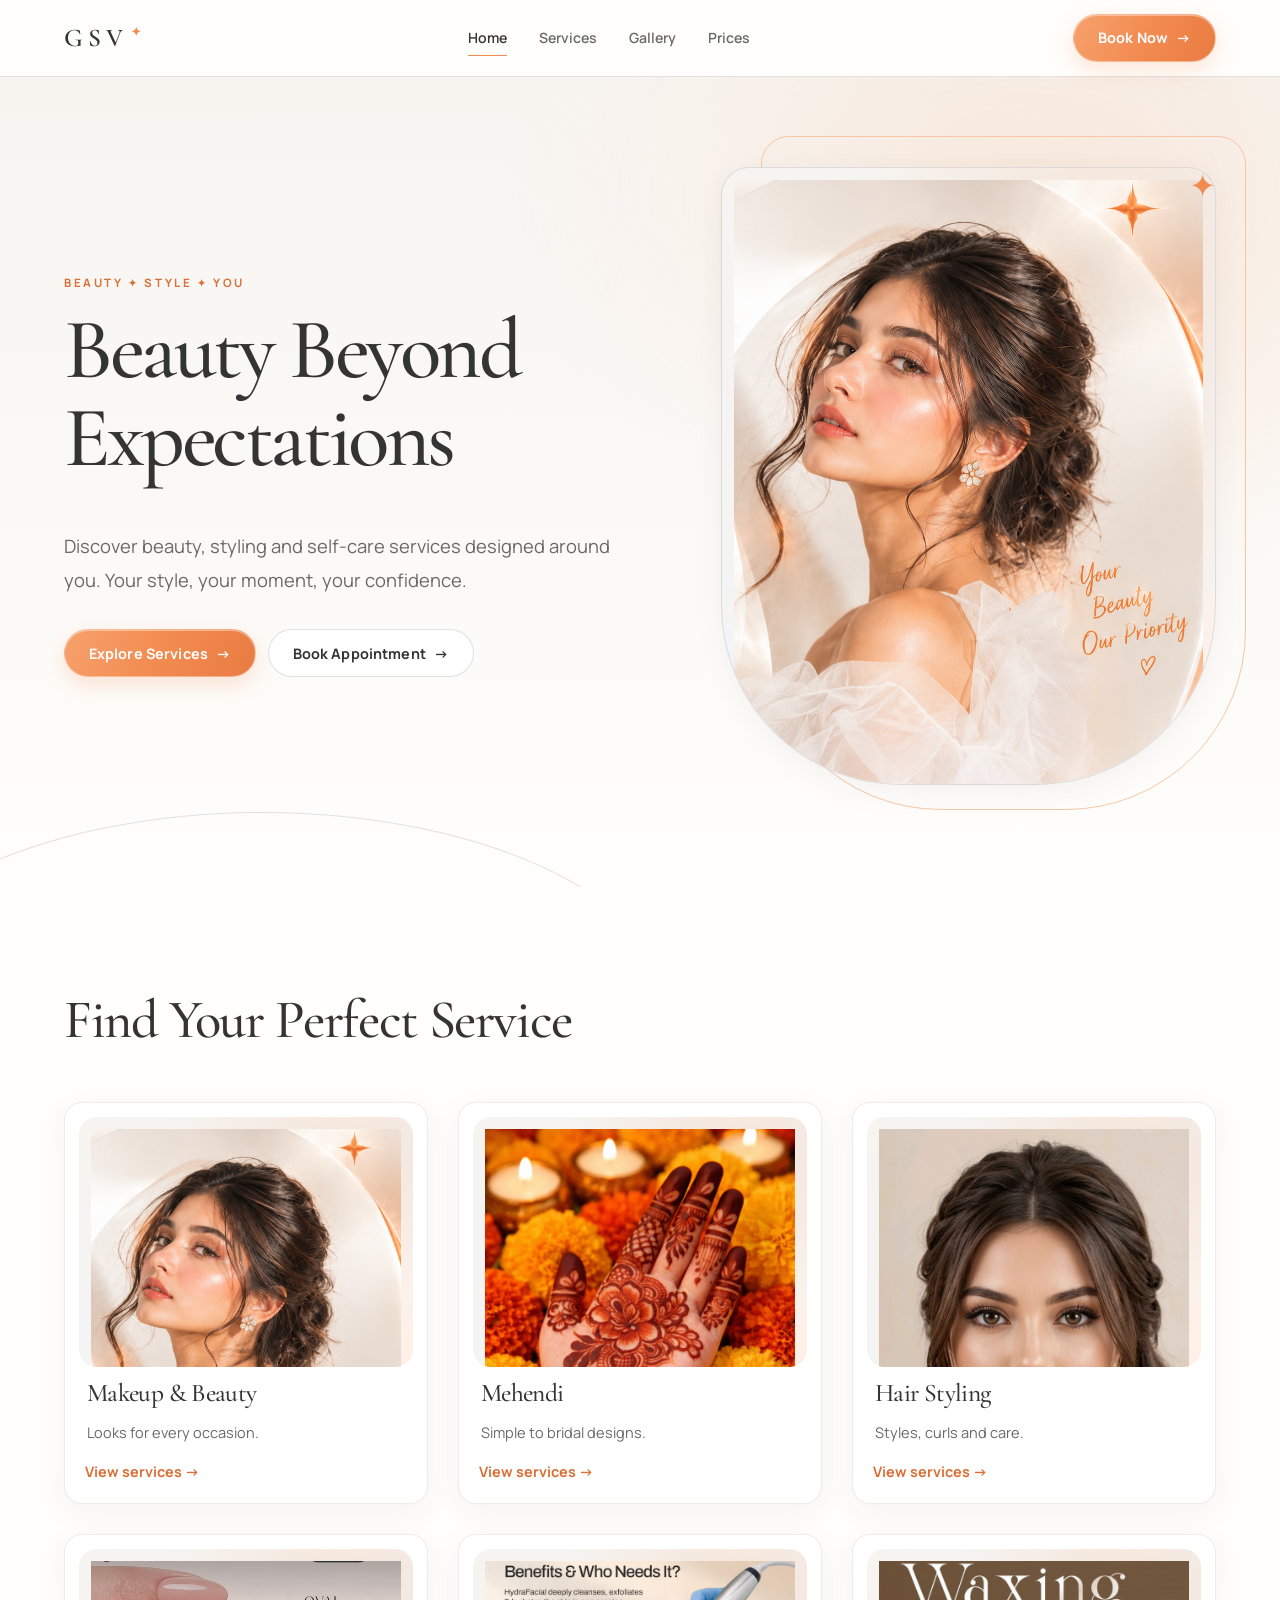
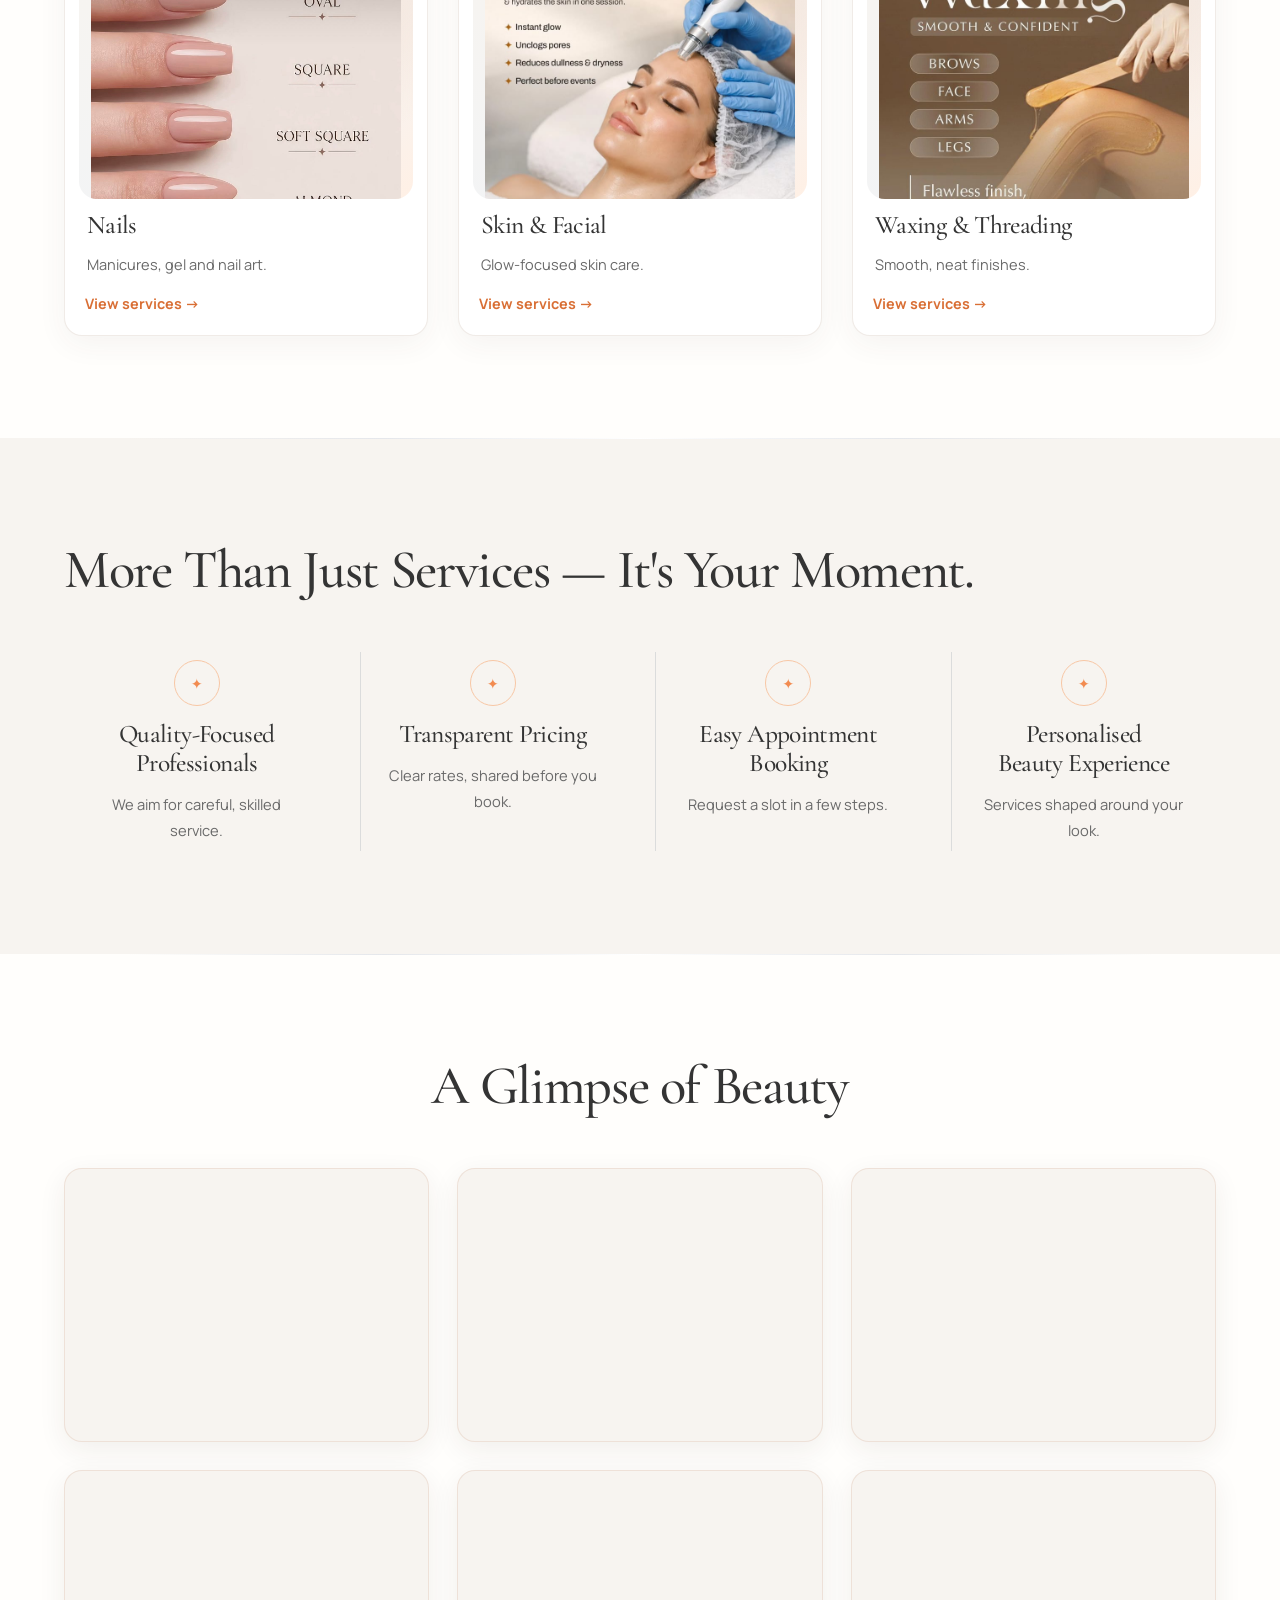
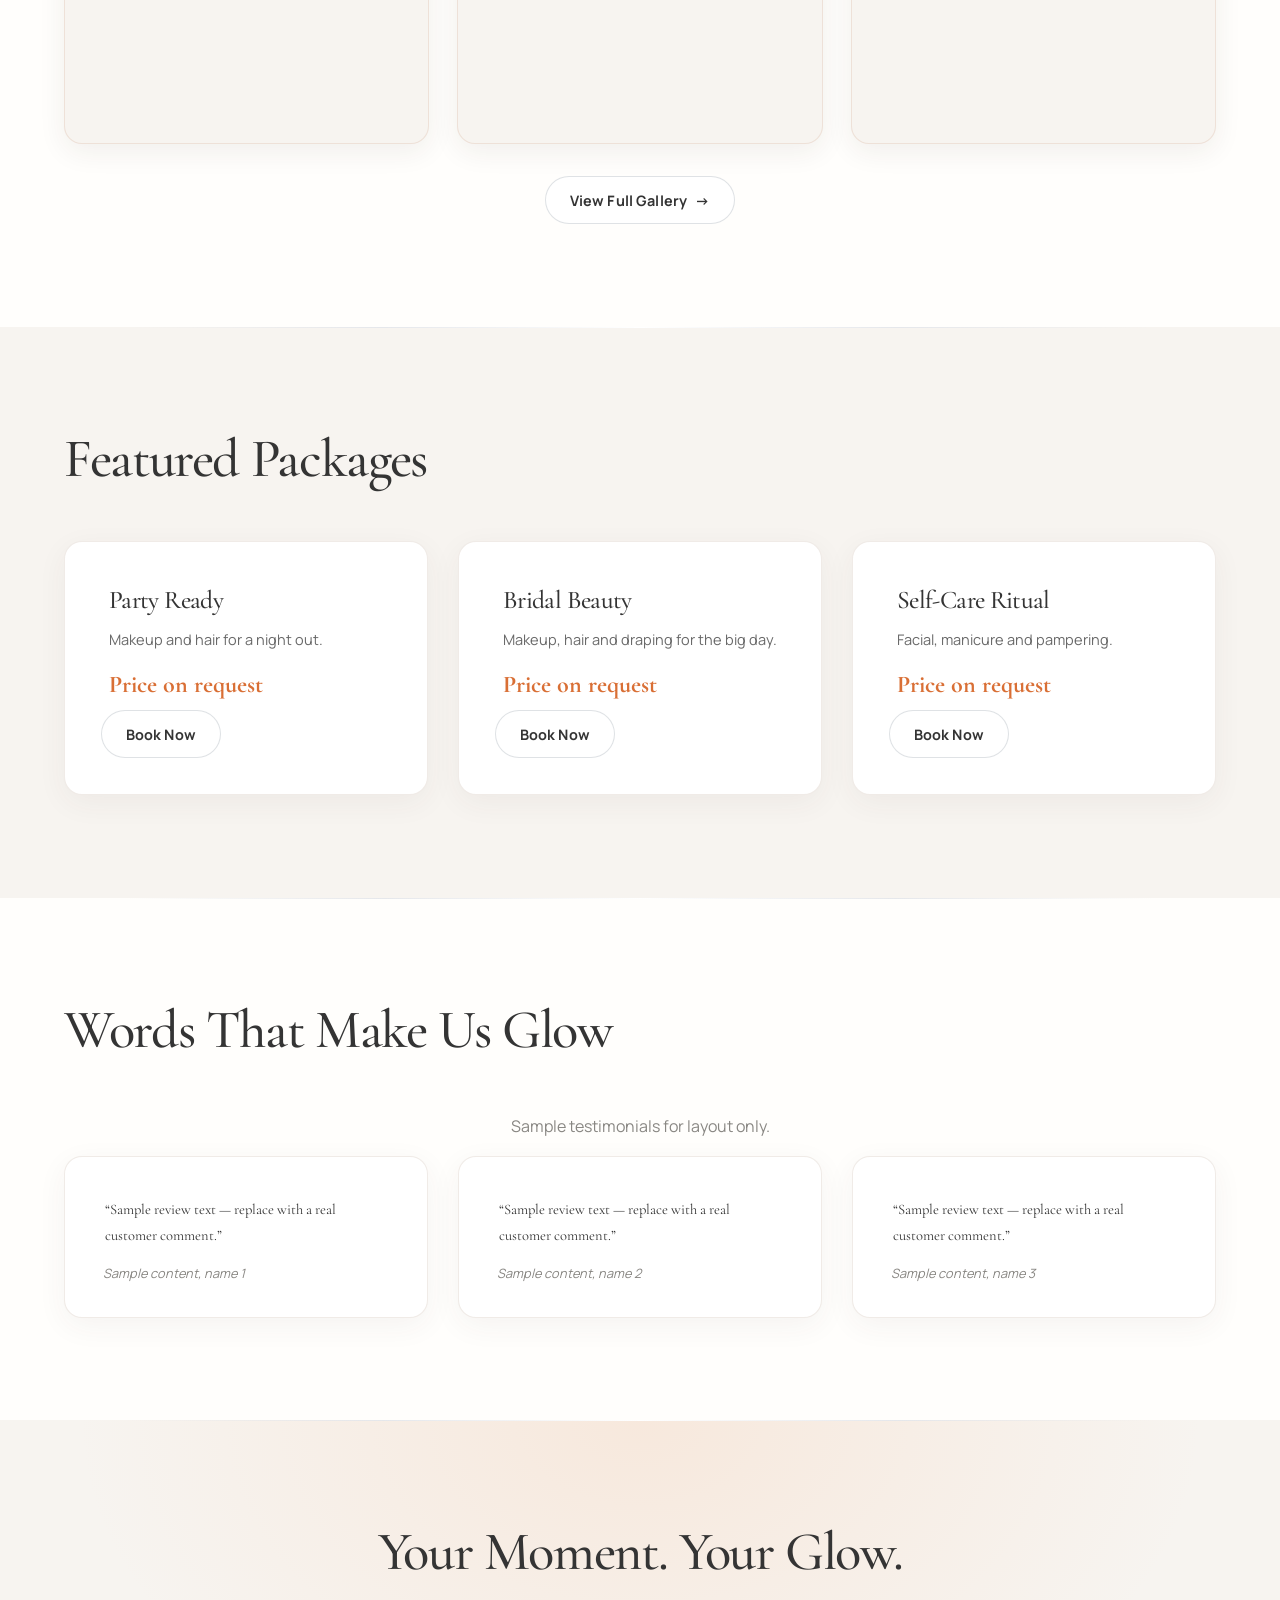
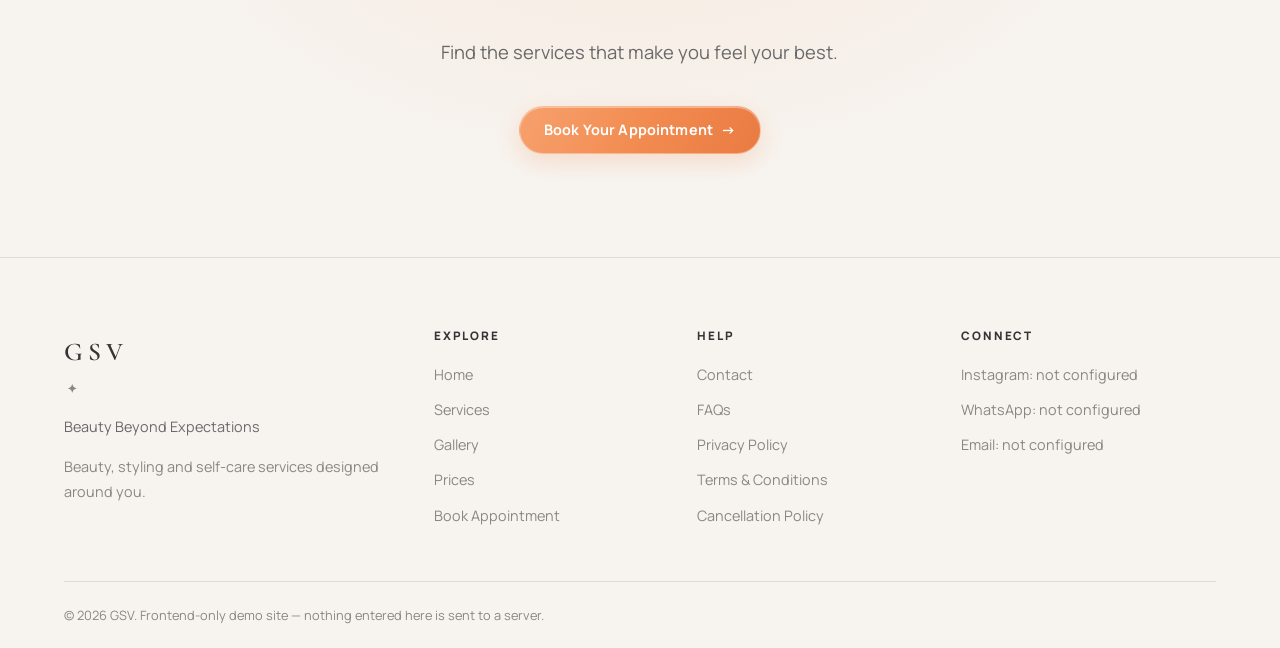
<file: index.html>
<!DOCTYPE html>
<html lang="en">
<head>
  <meta charset="utf-8">
  <meta name="viewport" content="width=device-width,initial-scale=1">

  <title>Home | GSV – Beauty Beyond Expectations</title>

  <meta
    name="description"
    content="GSV offers makeup, mehendi, hair, nails, facial and bridal beauty services."
  >

  <meta property="og:title" content="Home | GSV">
  <meta
    property="og:description"
    content="GSV offers makeup, mehendi, hair, nails, facial and bridal beauty services."
  >

  <link
    rel="icon"
    href="data:image/svg+xml,%3Csvg xmlns='http://www.w3.org/2000/svg' viewBox='0 0 64 64'%3E%3Crect width='64' height='64' rx='14' fill='%23FFFEFC'/%3E%3Ctext x='32' y='42' font-size='28' text-anchor='middle' font-family='serif' fill='%23F28B50'%3EGSV%3C/text%3E%3C/svg%3E"
  >

  <link
    rel="stylesheet"
    href="https://fonts.googleapis.com/css2?family=Cormorant+Garamond:wght@500;600&family=Manrope:wght@400;500;600&display=swap"
  >

  <link rel="stylesheet" href="css/style.css">
</head>

<body>

  <!-- =========================
       HEADER
  ========================== -->

  <header class="nav">
    <div class="container nav-in">

      <a class="logo" href="index.html" aria-label="GSV home">
        GSV<span class="spark">✦</span>
      </a>

      <nav id="menu" class="menu" aria-label="Main">
        <a href="index.html" class="active" aria-current="page">
          Home
        </a>

        <a href="services.html">
          Services
        </a>

        <a href="gallery.html">
          Gallery
        </a>

        <a href="prices.html">
          Prices
        </a>

       
      </nav>

      <a class="btn btn-p nav-book" href="booking.html">
        Book Now
      </a>

      <button
        class="burger"
        id="burger"
        aria-label="Open menu"
        aria-expanded="false"
        aria-controls="menu"
      >
        <span></span>
        <span></span>
        <span></span>
      </button>

    </div>
  </header>


  <main>

    <!-- =========================
         HERO
    ========================== -->

    <section class="hero">
      <div class="container hero-in">

        <div>

          <p class="eyebrow">
            BEAUTY ✦ STYLE ✦ YOU
          </p>

          <h1>
            Beauty Beyond Expectations
          </h1>

          <p class="lead">
            Discover beauty, styling and self-care services designed around you.
            Your style, your moment, your confidence.
          </p>

          <div class="cta">

            <a class="btn btn-p" href="services.html">
              Explore Services
            </a>

            <a class="btn btn-s" href="booking.html">
              Book Appointment
            </a>

          </div>

        </div>


        <!-- HERO IMAGE -->

        <div class="hero-img">

          <div class="ph tall">
            <img
              src="assets/images/home.png"
              alt="GSV Beauty"
            >
          </div>

          <span class="spark big">
            ✦
          </span>

        </div>

      </div>
    </section>


    <!-- =========================
         SERVICES
    ========================== -->

    <section class="sec">
      <div class="container">

        <h2>
          Find Your Perfect Service
        </h2>

        <div class="grid3">


          <!-- MAKEUP -->

          <a
            class="card svc"
            href="services.html?cat=Makeup"
          >

            <div class="ph">
              <img
                src="assets/images/Service/beauty.png"
                alt="Makeup & Beauty"
              >
            </div>

            <h3>
              Makeup & Beauty
            </h3>

            <p>
              Looks for every occasion.
            </p>

            <span class="more">
              View services
            </span>

          </a>


          <!-- MEHENDI -->

          <a
            class="card svc"
            href="services.html?cat=Mehendi"
          >

            <div class="ph">
              <img
                src="assets/images/Service/mehndi.jpg"
                alt="Mehendi"
              >
            </div>

            <h3>
              Mehendi
            </h3>

            <p>
              Simple to bridal designs.
            </p>

            <span class="more">
              View services
            </span>

          </a>


          <!-- HAIR -->

          <a
            class="card svc"
            href="services.html?cat=Hair Styling"
          >

            <div class="ph">
              <img
                src="assets/images/Service/makeup.jpg"
                alt="Hair Styling"
              >
            </div>

            <h3>
              Hair Styling
            </h3>

            <p>
              Styles, curls and care.
            </p>

            <span class="more">
              View services
            </span>

          </a>


          <!-- NAILS -->

          <a
            class="card svc"
            href="services.html?cat=Nails"
          >

            <div class="ph">
              <img
                src="assets/images/Service/nail.jpg"
                alt="Nails"
              >
            </div>

            <h3>
              Nails
            </h3>

            <p>
              Manicures, gel and nail art.
            </p>

            <span class="more">
              View services
            </span>

          </a>


          <!-- FACIAL -->

          <a
            class="card svc"
            href="services.html?cat=Facial & Skin Care"
          >

            <div class="ph">
              <img
                src="assets/images/Service/image.png"
                alt="Skin & Facial"
              >
            </div>

            <h3>
              Skin & Facial
            </h3>

            <p>
              Glow-focused skin care.
            </p>

            <span class="more">
              View services
            </span>

          </a>


          <!-- WAXING -->

          <a
            class="card svc"
            href="services.html?cat=Waxing"
          >

            <div class="ph">
              <img
                src="assets\images\Service\image copy.png"
                alt="Waxing & Threading"
              >
            </div>

            <h3>
              Waxing & Threading
            </h3>

            <p>
              Smooth, neat finishes.
            </p>

            <span class="more">
              View services
            </span>

          </a>

        </div>

      </div>
    </section>


    <!-- =========================
         WHY CHOOSE GSV
    ========================== -->

    <section class="sec alt">
      <div class="container">

        <h2>
          More Than Just Services — It's Your Moment.
        </h2>

        <div class="grid4">


          <div class="why">

            <span class="spark">
              ✦
            </span>

            <h3>
              Quality-Focused Professionals
            </h3>

            <p>
              We aim for careful, skilled service.
            </p>

          </div>


          <div class="why">

            <span class="spark">
              ✦
            </span>

            <h3>
              Transparent Pricing
            </h3>

            <p>
              Clear rates, shared before you book.
            </p>

          </div>


          <div class="why">

            <span class="spark">
              ✦
            </span>

            <h3>
              Easy Appointment Booking
            </h3>

            <p>
              Request a slot in a few steps.
            </p>

          </div>


          <div class="why">

            <span class="spark">
              ✦
            </span>

            <h3>
              Personalised Beauty Experience
            </h3>

            <p>
              Services shaped around your look.
            </p>

          </div>


        </div>

      </div>
    </section>


    <!-- =========================
         GALLERY
    ========================== -->



<section class="sec">
  <div class="container">

    <h2>A Glimpse of Beauty</h2>

    <div class="grid3" id="gal-prev">

      <div class="ph">
        <img
          src="assets/images/Images/image.png"
          alt="Professional beauty portrait"
          loading="lazy"
        >
      </div>

      <div class="ph">
        <img
          src="https://images.unsplash.com/photo-1522335789203-aabd1fc54bc9?auto=format&fit=crop&w=900&q=85"
          alt="Professional makeup and beauty"
          loading="lazy"
        >
      </div>

      <div class="ph">
        <img
          src="https://images.unsplash.com/photo-1560066984-138dadb4c035?auto=format&fit=crop&w=900&q=85"
          alt="Luxury beauty salon"
          loading="lazy"
        >
      </div>

    </div>

    <p class="center">
      <a class="btn btn-s" href="gallery.html">
        View Full Gallery
      </a>
    </p>

  </div>
</section>

    <!-- =========================
         FEATURED PACKAGES
    ========================== -->

    <section class="sec alt">
      <div class="container">

        <h2>
          Featured Packages
        </h2>

        <div class="grid3">


          <!-- PARTY READY -->

          <div class="card pkg">

            <h3>
              Party Ready
            </h3>

            <p>
              Makeup and hair for a night out.
            </p>

            <p class="price">
              Price on request
            </p>

            <a
              class="btn btn-s"
              href="booking.html?service=Party-Ready Package"
            >
              Book Now
            </a>

          </div>


          <!-- BRIDAL -->

          <div class="card pkg">

            <h3>
              Bridal Beauty
            </h3>

            <p>
              Makeup, hair and draping for the big day.
            </p>

            <p class="price">
              Price on request
            </p>

            <a
              class="btn btn-s"
              href="booking.html?service=Bridal Beauty Package"
            >
              Book Now
            </a>

          </div>


          <!-- SELF CARE -->

          <div class="card pkg">

            <h3>
              Self-Care Ritual
            </h3>

            <p>
              Facial, manicure and pampering.
            </p>

            <p class="price">
              Price on request
            </p>

            <a
              class="btn btn-s"
              href="booking.html?service=Basic Facial"
            >
              Book Now
            </a>

          </div>


        </div>

      </div>
    </section>


    <!-- =========================
         TESTIMONIALS
    ========================== -->

    <section class="sec">
      <div class="container">

        <h2>
          Words That Make Us Glow
        </h2>

        <p class="muted center">
          Sample testimonials for layout only.
        </p>

        <div class="grid3">


          <blockquote class="card">

            <p>
              “Sample review text — replace with a real customer comment.”
            </p>

            <cite>
              Sample content, name 1
            </cite>

          </blockquote>


          <blockquote class="card">

            <p>
              “Sample review text — replace with a real customer comment.”
            </p>

            <cite>
              Sample content, name 2
            </cite>

          </blockquote>


          <blockquote class="card">

            <p>
              “Sample review text — replace with a real customer comment.”
            </p>

            <cite>
              Sample content, name 3
            </cite>

          </blockquote>


        </div>

      </div>
    </section>


    <!-- =========================
         CTA
    ========================== -->

    <section class="sec cta-band">
      <div class="container center">

        <h2>
          Your Moment. Your Glow.
        </h2>

        <p class="lead">
          Find the services that make you feel your best.
        </p>

        <a
          class="btn btn-p"
          href="booking.html"
        >
          Book Your Appointment
        </a>

      </div>
    </section>

  </main>


  <!-- =========================
       FOOTER
  ========================== -->

  <footer class="footer">

    <div class="container fgrid">


      <!-- BRAND -->

      <div>

        <a
          class="logo"
          href="index.html"
        >
          GSV<span class="spark">✦</span>
        </a>

        <p>
          Beauty Beyond Expectations
        </p>

        <p class="muted">
          Beauty, styling and self-care services designed around you.
        </p>

      </div>


      <!-- EXPLORE -->

      <div>

        <h3>
          Explore
        </h3>

        <a href="index.html">
          Home
        </a>

        <a href="services.html">
          Services
        </a>

        <a href="gallery.html">
          Gallery
        </a>

        <a href="prices.html">
          Prices
        </a>

        <a href="booking.html">
          Book Appointment
        </a>

      </div>


      <!-- HELP -->

      <div>

        <h3>
          Help
        </h3>

        <a href="contact.html">
          Contact
        </a>

        <a href="contact.html#faq">
          FAQs
        </a>

        <button data-policy="privacy">
          Privacy Policy
        </button>

        <button data-policy="terms">
          Terms &amp; Conditions
        </button>

        <button data-policy="cancel">
          Cancellation Policy
        </button>

      </div>


      <!-- CONNECT -->

      <div>

        <h3>
          Connect
        </h3>

        <span data-contact="instagram">
          Instagram: not configured
        </span>

        <span data-contact="whatsapp">
          WhatsApp: not configured
        </span>

        <span data-contact="email">
          Email: not configured
        </span>

      </div>


    </div>


    <div class="container fbase">

      © <span id="yr"></span> GSV.
      Frontend-only demo site — nothing entered here is sent to a server.

    </div>

  </footer>


  <!-- =========================
       POLICY DIALOG
  ========================== -->

  <dialog id="policy">

    <h2 id="p-title"></h2>

    <p id="p-body"></p>

    <button
      class="btn btn-s"
      id="p-close"
    >
      Close
    </button>

  </dialog>


  <!-- =========================
       JAVASCRIPT
  ========================== -->

  <script src="js/script.js"></script>

</body>
</html>
</file>
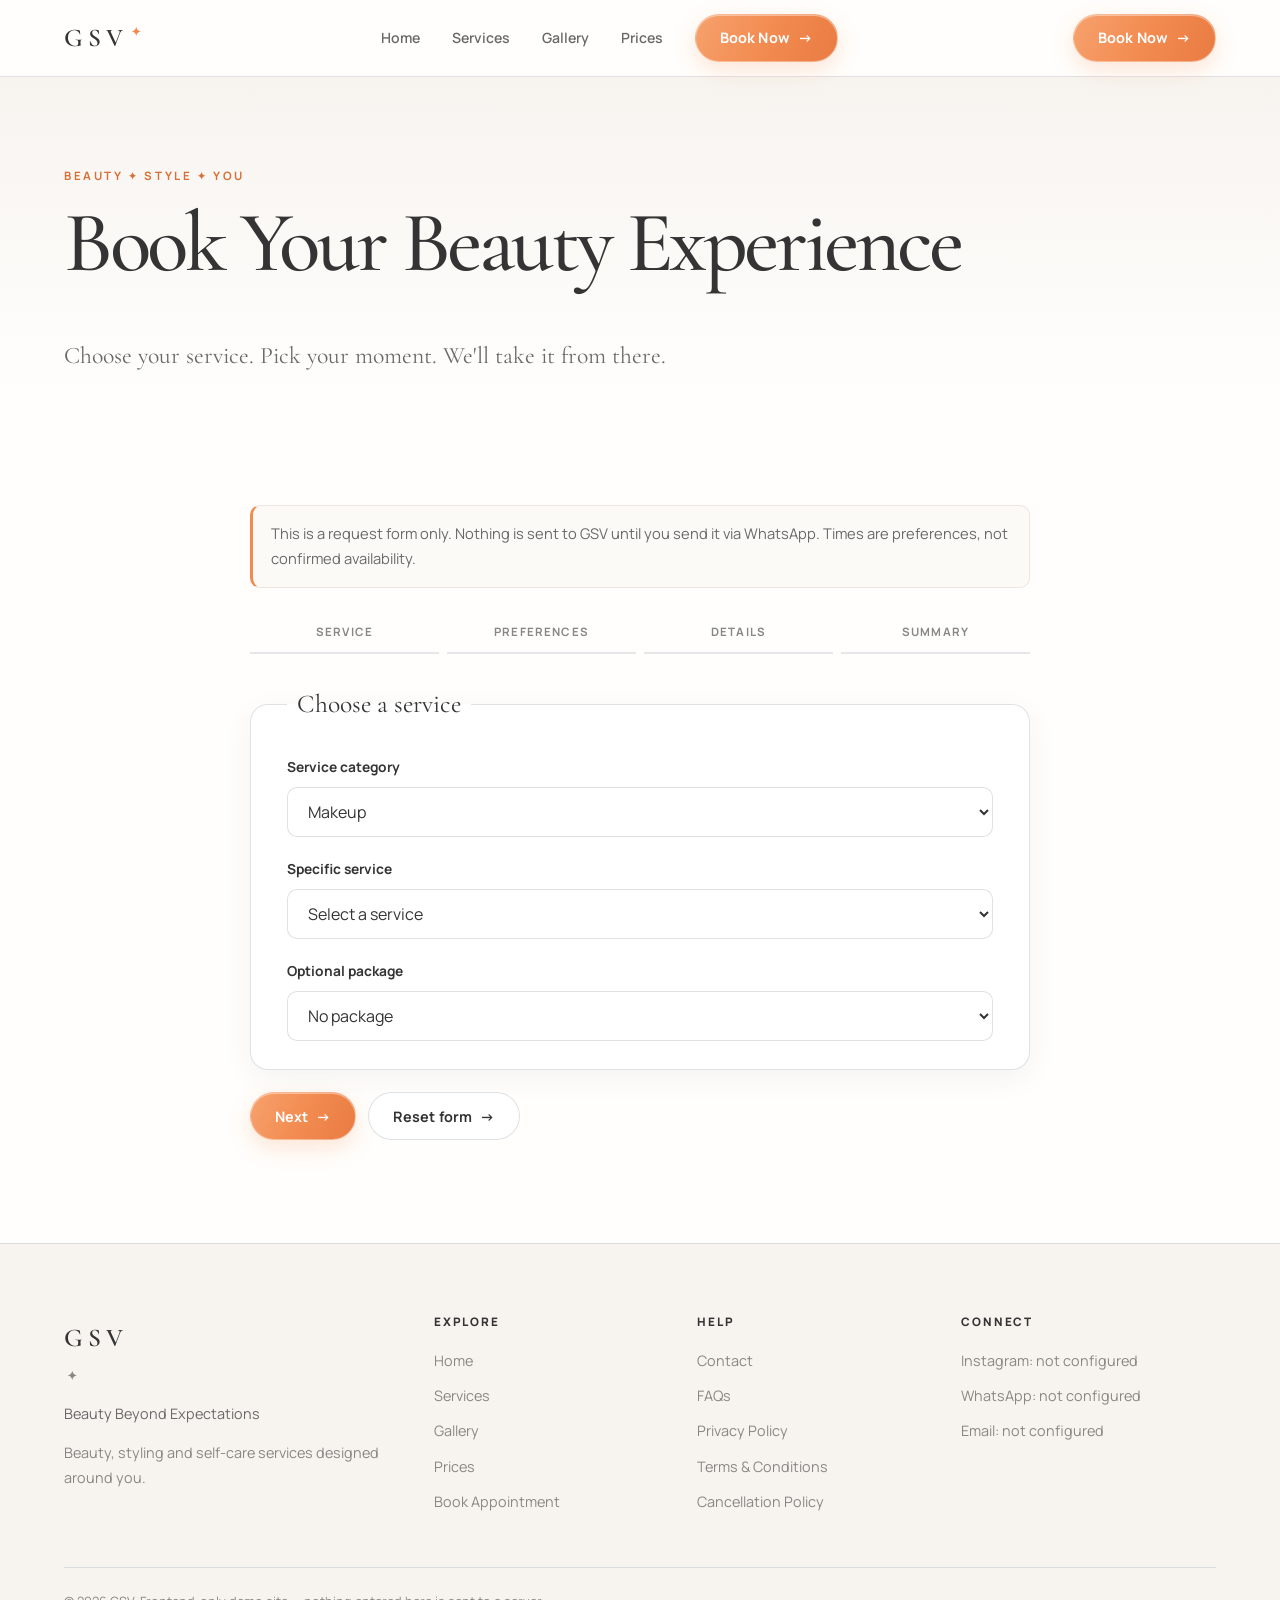
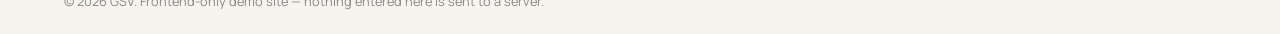
<file: booking.html>
<!DOCTYPE html><html lang="en"><head><meta charset="utf-8"><meta name="viewport" content="width=device-width,initial-scale=1">
<title>Book Appointment | GSV – Beauty Beyond Expectations</title><meta name="description" content="Prepare a beauty appointment request with GSV.">
<meta property="og:title" content="Book Appointment | GSV"><meta property="og:description" content="Prepare a beauty appointment request with GSV.">
<link rel="icon" href="data:image/svg+xml,%3Csvg xmlns='http://www.w3.org/2000/svg' viewBox='0 0 64 64'%3E%3Crect width='64' height='64' rx='14' fill='%23FFFEFC'/%3E%3Ctext x='32' y='42' font-size='28' text-anchor='middle' font-family='serif' fill='%23F28B50'%3EGSV%3C/text%3E%3C/svg%3E">
<link rel="stylesheet" href="https://fonts.googleapis.com/css2?family=Cormorant+Garamond:wght@500;600&family=Manrope:wght@400;500;600&display=swap">
<link rel="stylesheet" href="css/style.css"></head><body>
<header class="nav"><div class="container nav-in"><a class="logo" href="index.html" aria-label="GSV home">GSV<span class="spark">✦</span></a>
<nav id="menu" class="menu" aria-label="Main"><a href="index.html">Home</a><a href="services.html">Services</a><a href="gallery.html">Gallery</a><a href="prices.html">Prices</a><a class="btn btn-p menu-book" href="booking.html">Book Now</a></nav>
<a class="btn btn-p nav-book" href="booking.html">Book Now</a>
<button class="burger" id="burger" aria-label="Open menu" aria-expanded="false" aria-controls="menu"><span></span><span></span><span></span></button></div></header>
<main><section class="phead"><div class="container"><p class="eyebrow">Beauty ✦ Style ✦ You</p><h1>Book Your Beauty Experience</h1><p class="lead">Choose your service. Pick your moment. We'll take it from there.</p></div></section><section class="sec"><div class="container narrow"><p class="note">This is a request form only. Nothing is sent to GSV until you send it via WhatsApp. Times are preferences, not confirmed availability.</p>
<ol class="steps" id="steps"><li>Service</li><li>Preferences</li><li>Details</li><li>Summary</li></ol>
<form id="bf" novalidate>
<fieldset data-step="1"><legend>Choose a service</legend><label for="b-cat">Service category</label><select id="b-cat"></select><label for="b-svc">Specific service</label><select id="b-svc" required></select><span class="err" data-err="b-svc"></span><label for="b-pkg">Optional package</label><select id="b-pkg"><option value="">No package</option><option>Party-Ready Package</option><option>Bridal Beauty Package</option><option>Group Event Package</option></select></fieldset>
<fieldset data-step="2" hidden><legend>Appointment preferences</legend><label for="b-date">Preferred date</label><input type="date" id="b-date"><span class="err" data-err="b-date"></span><label for="b-time">Preferred time</label><input type="time" id="b-time"><span class="err" data-err="b-time"></span><label for="b-loc">Location</label><select id="b-loc"><option>Salon</option><option>Home Visit</option></select></fieldset>
<fieldset data-step="3" hidden><legend>Your details</legend><label for="b-name">Full name</label><input id="b-name" autocomplete="name"><span class="err" data-err="b-name"></span><label for="b-mob">Mobile number</label><input id="b-mob" inputmode="tel" autocomplete="tel" placeholder="10-digit Indian mobile"><span class="err" data-err="b-mob"></span><label for="b-mail">Email (optional)</label><input id="b-mail" type="email"><span class="err" data-err="b-mail"></span><label for="b-occ">Occasion (optional)</label><input id="b-occ"><label for="b-note">Notes (optional)</label><textarea id="b-note" rows="3"></textarea></fieldset>
<fieldset data-step="4" hidden><legend>Booking summary</legend><dl id="sum" class="sum"></dl></fieldset>
<div class="cta"><button type="button" class="btn btn-s" id="b-back" hidden>Back</button><button type="button" class="btn btn-p" id="b-next">Next</button><button type="submit" class="btn btn-p" id="b-submit" hidden>Submit Booking Request</button><button type="reset" class="btn btn-s" id="b-reset">Reset form</button></div></form>
<div class="success" id="done" hidden><h2>Request prepared</h2><p>Reference: <strong id="ref"></strong></p><p>This request is saved only in this browser. It has <strong>not</strong> been sent to GSV and is <strong>not confirmed</strong>.</p><p id="wa-help" class="note" hidden>Set <code>CONFIG.whatsapp</code> in js/script.js to enable WhatsApp.</p><a class="btn btn-p" id="wa" href="#" target="_blank" rel="noopener">Send via WhatsApp</a> <button class="btn btn-s" id="b-new">Start a new request</button></div></div></section></main>
<footer class="footer"><div class="container fgrid">
<div><a class="logo" href="index.html">GSV<span class="spark">✦</span></a><p>Beauty Beyond Expectations</p><p class="muted">Beauty, styling and self-care services designed around you.</p></div>
<div><h3>Explore</h3><a href="index.html">Home</a><a href="services.html">Services</a><a href="gallery.html">Gallery</a><a href="prices.html">Prices</a><a href="booking.html">Book Appointment</a></div>
<div><h3>Help</h3><a href="contact.html">Contact</a><a href="contact.html#faq">FAQs</a><button data-policy="privacy">Privacy Policy</button><button data-policy="terms">Terms &amp; Conditions</button><button data-policy="cancel">Cancellation Policy</button></div>
<div><h3>Connect</h3><span data-contact="instagram">Instagram: not configured</span><span data-contact="whatsapp">WhatsApp: not configured</span><span data-contact="email">Email: not configured</span></div></div>
<div class="container fbase">© <span id="yr"></span> GSV. Frontend-only demo site — nothing entered here is sent to a server.</div></footer>
<dialog id="policy"><h2 id="p-title"></h2><p id="p-body"></p><button class="btn btn-s" id="p-close">Close</button></dialog>
<script src="js/script.js"></script></body></html>
</file>
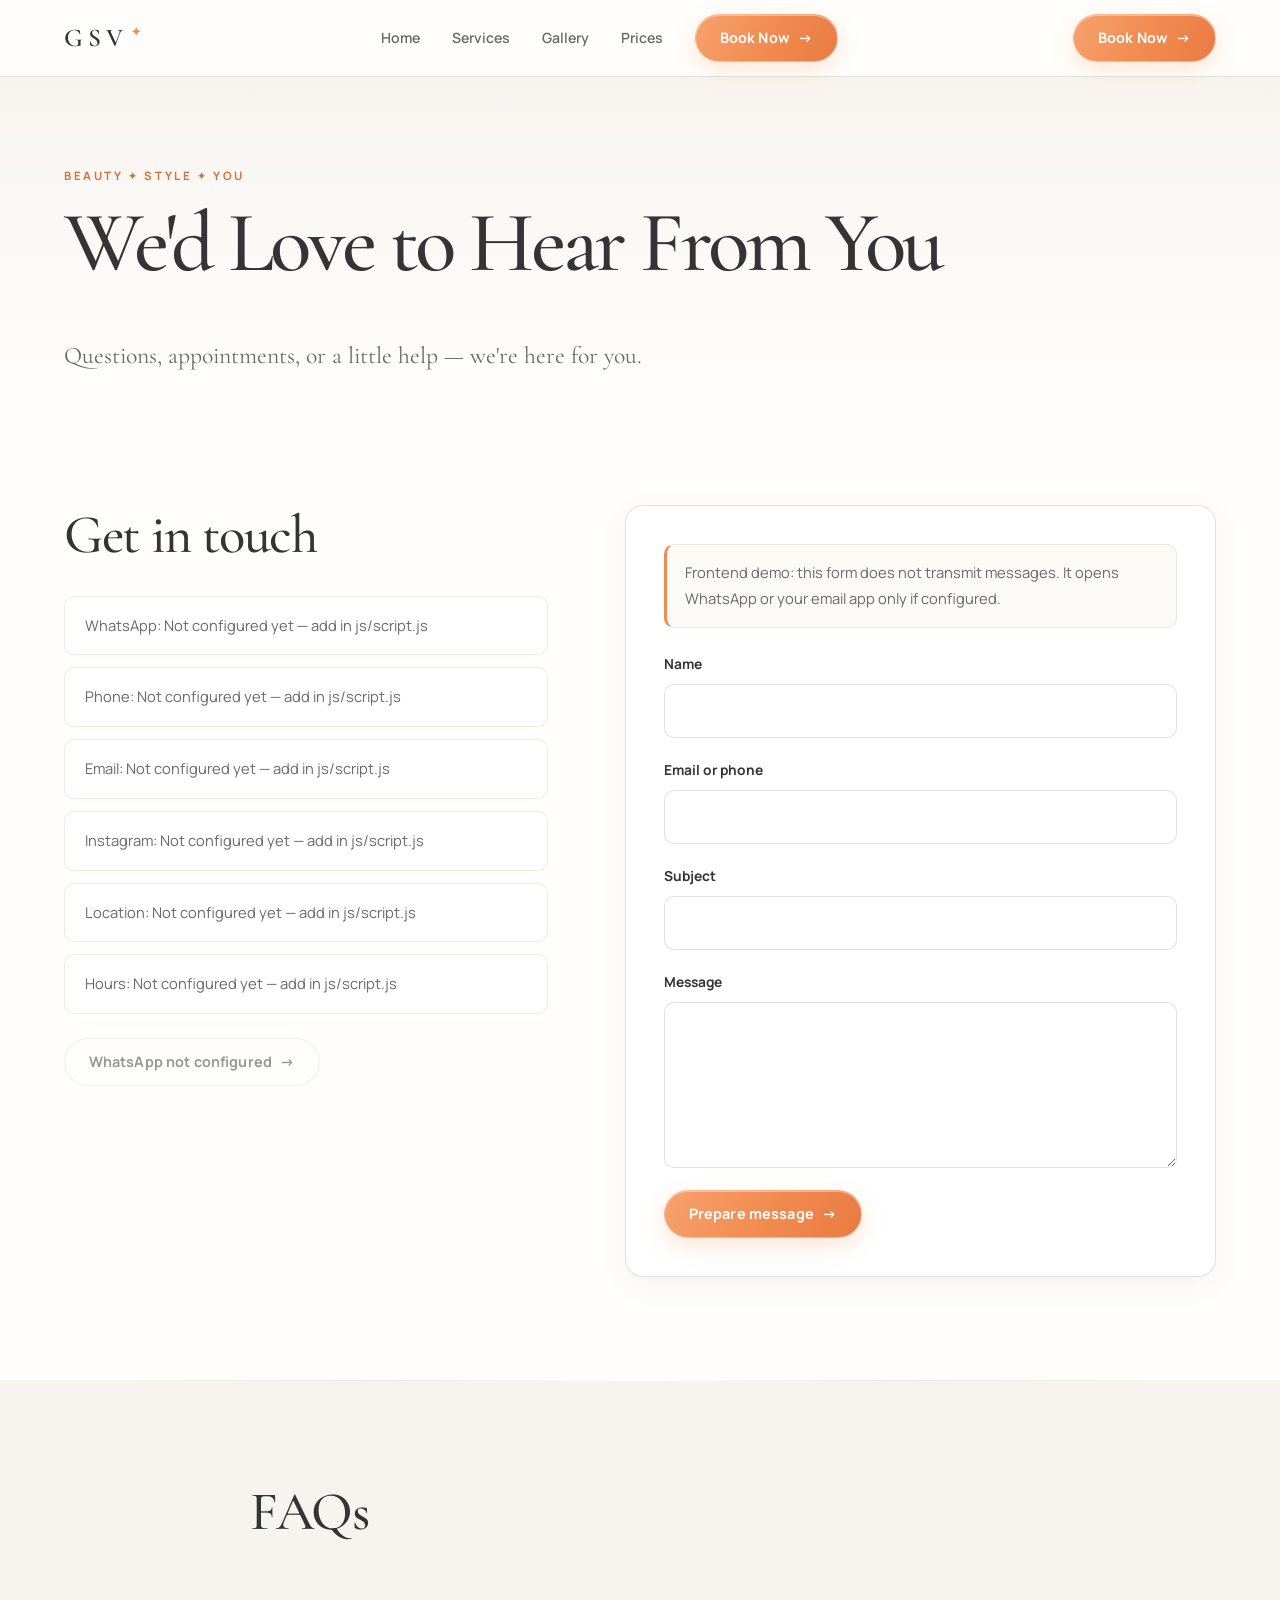
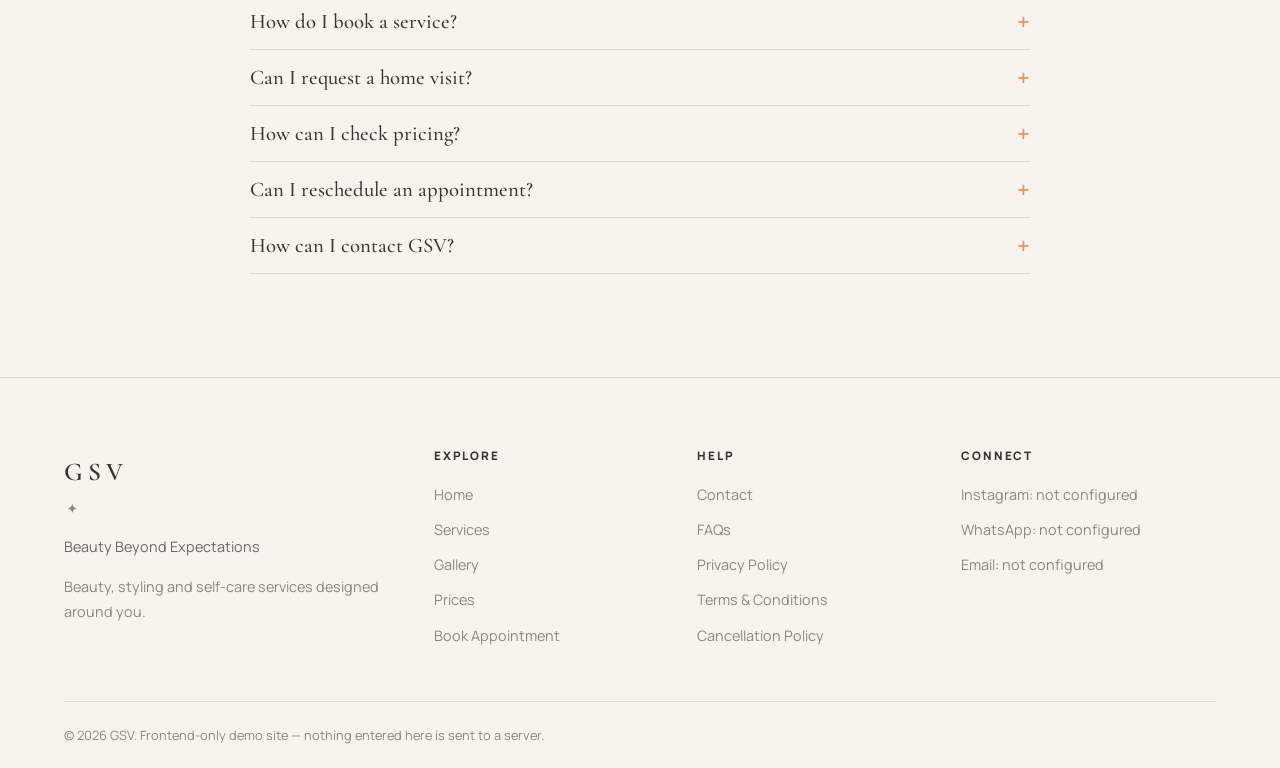
<file: contact.html>
<!DOCTYPE html><html lang="en"><head><meta charset="utf-8"><meta name="viewport" content="width=device-width,initial-scale=1">
<title>Contact | GSV – Beauty Beyond Expectations</title><meta name="description" content="Contact GSV.">
<meta property="og:title" content="Contact | GSV"><meta property="og:description" content="Contact GSV.">
<link rel="icon" href="data:image/svg+xml,%3Csvg xmlns='http://www.w3.org/2000/svg' viewBox='0 0 64 64'%3E%3Crect width='64' height='64' rx='14' fill='%23FFFEFC'/%3E%3Ctext x='32' y='42' font-size='28' text-anchor='middle' font-family='serif' fill='%23F28B50'%3EGSV%3C/text%3E%3C/svg%3E">
<link rel="stylesheet" href="https://fonts.googleapis.com/css2?family=Cormorant+Garamond:wght@500;600&family=Manrope:wght@400;500;600&display=swap">
<link rel="stylesheet" href="css/style.css"></head><body>
<header class="nav"><div class="container nav-in"><a class="logo" href="index.html" aria-label="GSV home">GSV<span class="spark">✦</span></a>
<nav id="menu" class="menu" aria-label="Main"><a href="index.html">Home</a><a href="services.html">Services</a><a href="gallery.html">Gallery</a><a href="prices.html">Prices</a><a class="btn btn-p menu-book" href="booking.html">Book Now</a></nav>
<a class="btn btn-p nav-book" href="booking.html">Book Now</a>
<button class="burger" id="burger" aria-label="Open menu" aria-expanded="false" aria-controls="menu"><span></span><span></span><span></span></button></div></header>
<main><section class="phead"><div class="container"><p class="eyebrow">Beauty ✦ Style ✦ You</p><h1>We'd Love to Hear From You</h1><p class="lead">Questions, appointments, or a little help — we're here for you.</p></div></section><section class="sec"><div class="container two"><div><h2>Get in touch</h2><ul class="clist" id="clist"></ul><a class="btn btn-s" id="c-wa" href="#" target="_blank" rel="noopener">Contact on WhatsApp</a></div>
<form id="cf" novalidate><p class="note">Frontend demo: this form does not transmit messages. It opens WhatsApp or your email app only if configured.</p><label for="c-name">Name</label><input id="c-name"><span class="err" data-err="c-name"></span><label for="c-via">Email or phone</label><input id="c-via"><span class="err" data-err="c-via"></span><label for="c-sub">Subject</label><input id="c-sub"><span class="err" data-err="c-sub"></span><label for="c-msg">Message</label><textarea id="c-msg" rows="5"></textarea><span class="err" data-err="c-msg"></span><button class="btn btn-p" type="submit">Prepare message</button><p id="c-out" role="status"></p></form></div></section>
<section class="sec alt" id="faq"><div class="container narrow"><h2>FAQs</h2><div class="acc"><h3><button class="acc-b" aria-expanded="false">How do I book a service?</button></h3><div class="acc-p" hidden><p>Use the Book Appointment page, then send the prepared request via WhatsApp once it is configured.</p></div><h3><button class="acc-b" aria-expanded="false">Can I request a home visit?</button></h3><div class="acc-p" hidden><p>Choose Home Visit in the booking form. Availability and charges are confirmed by GSV.</p></div><h3><button class="acc-b" aria-expanded="false">How can I check pricing?</button></h3><div class="acc-p" hidden><p>See the Prices page. Rates marked “Price on request” are confirmed on enquiry.</p></div><h3><button class="acc-b" aria-expanded="false">Can I reschedule an appointment?</button></h3><div class="acc-p" hidden><p>Contact GSV; the policy will be published in the Cancellation Policy.</p></div><h3><button class="acc-b" aria-expanded="false">How can I contact GSV?</button></h3><div class="acc-p" hidden><p>Use the Contact page options once business details are configured.</p></div></div></div></section></main>
<footer class="footer"><div class="container fgrid">
<div><a class="logo" href="index.html">GSV<span class="spark">✦</span></a><p>Beauty Beyond Expectations</p><p class="muted">Beauty, styling and self-care services designed around you.</p></div>
<div><h3>Explore</h3><a href="index.html">Home</a><a href="services.html">Services</a><a href="gallery.html">Gallery</a><a href="prices.html">Prices</a><a href="booking.html">Book Appointment</a></div>
<div><h3>Help</h3><a href="contact.html">Contact</a><a href="contact.html#faq">FAQs</a><button data-policy="privacy">Privacy Policy</button><button data-policy="terms">Terms &amp; Conditions</button><button data-policy="cancel">Cancellation Policy</button></div>
<div><h3>Connect</h3><span data-contact="instagram">Instagram: not configured</span><span data-contact="whatsapp">WhatsApp: not configured</span><span data-contact="email">Email: not configured</span></div></div>
<div class="container fbase">© <span id="yr"></span> GSV. Frontend-only demo site — nothing entered here is sent to a server.</div></footer>
<dialog id="policy"><h2 id="p-title"></h2><p id="p-body"></p><button class="btn btn-s" id="p-close">Close</button></dialog>
<script src="js/script.js"></script></body></html>
</file>
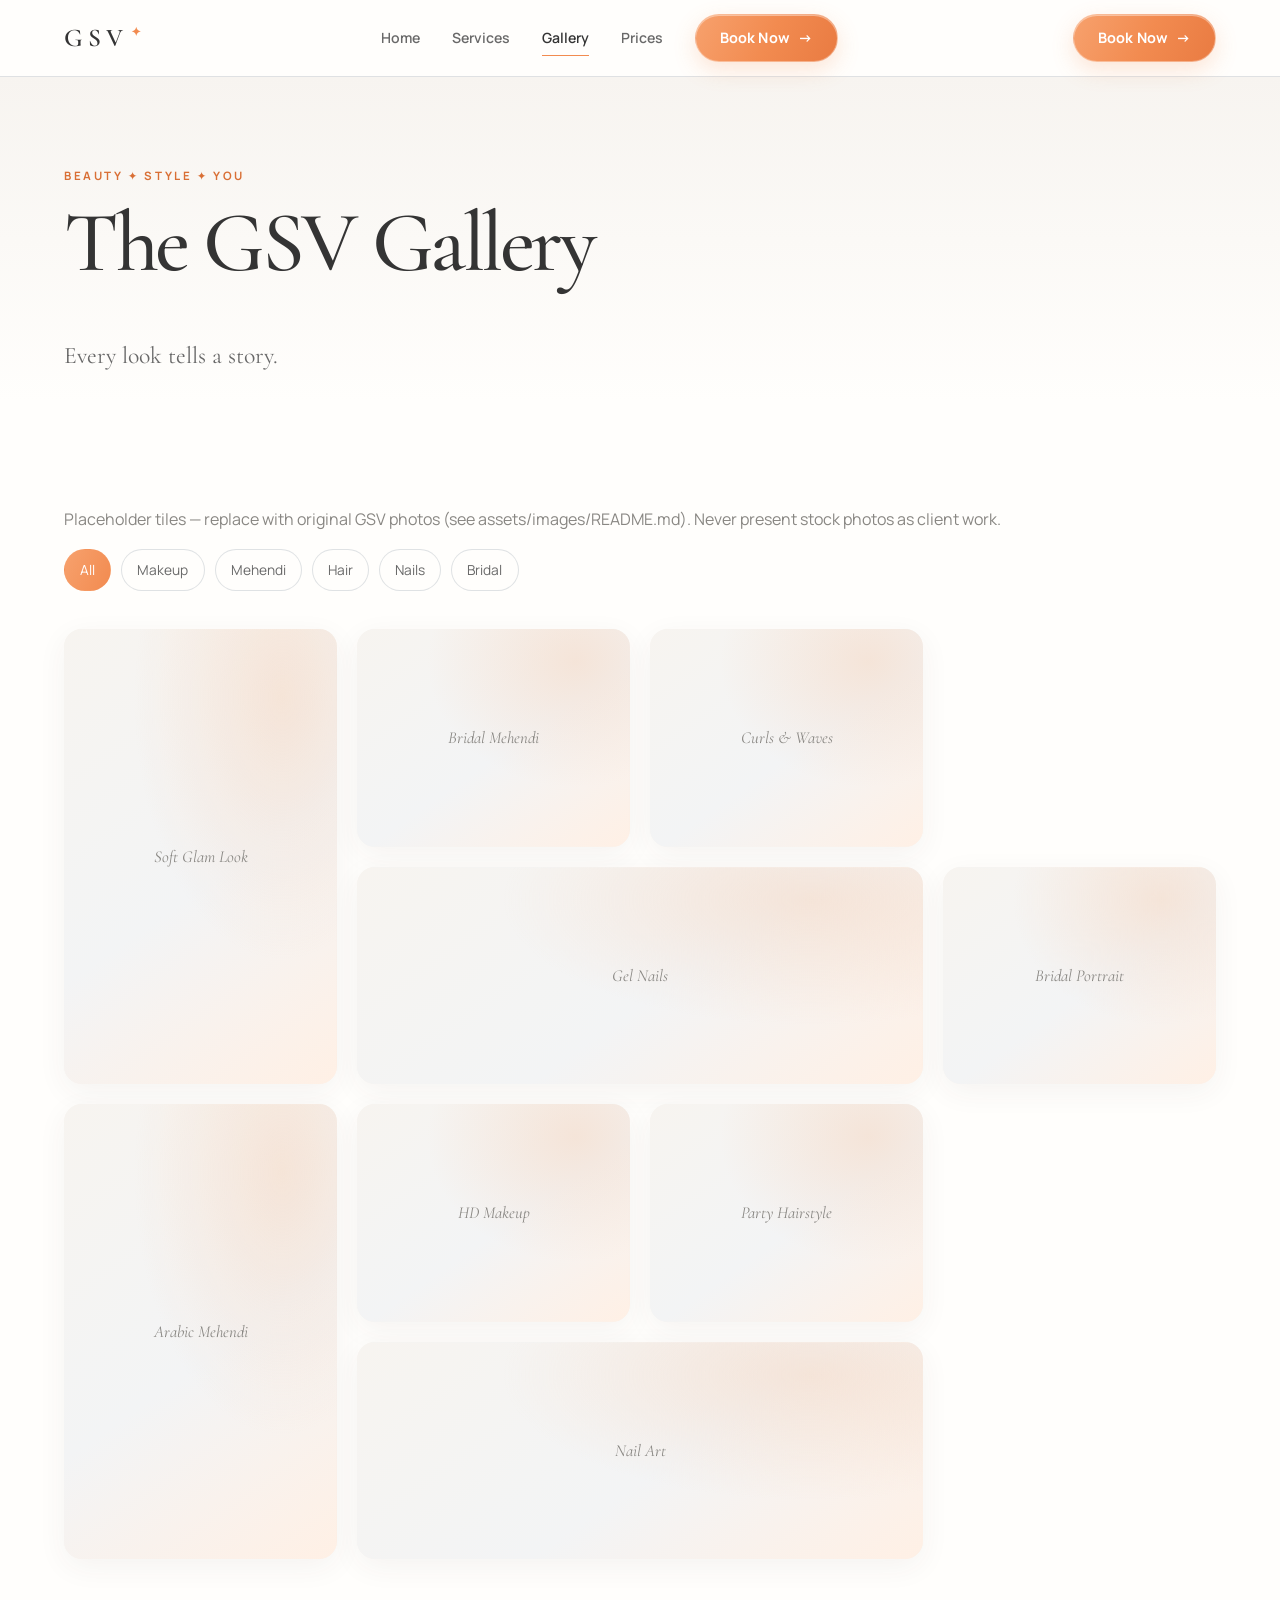
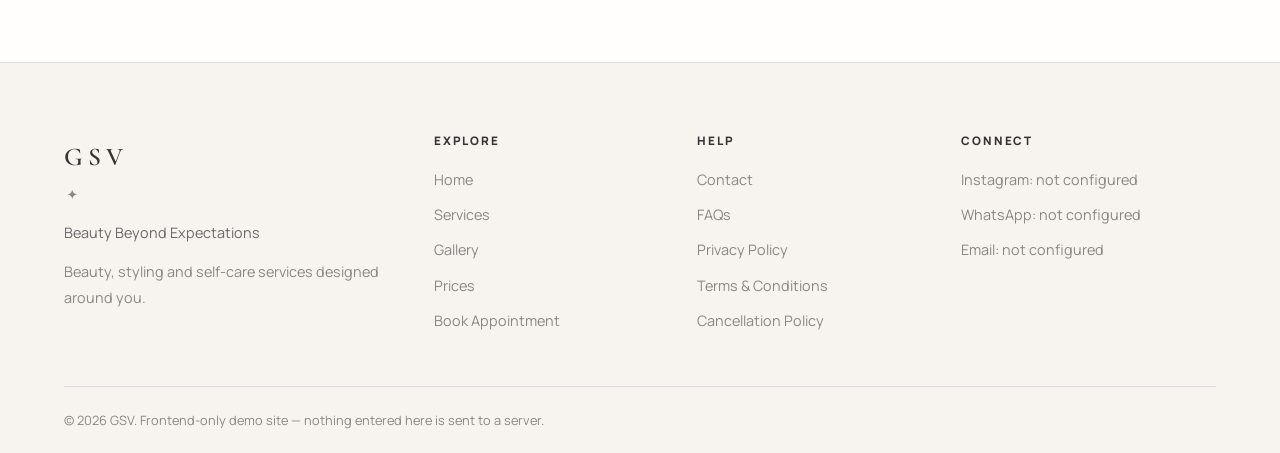
<file: gallery.html>
<!DOCTYPE html><html lang="en"><head><meta charset="utf-8"><meta name="viewport" content="width=device-width,initial-scale=1">
<title>Gallery | GSV – Beauty Beyond Expectations</title><meta name="description" content="The GSV gallery of makeup, mehendi, hair, nails and bridal looks.">
<meta property="og:title" content="Gallery | GSV"><meta property="og:description" content="The GSV gallery of makeup, mehendi, hair, nails and bridal looks.">
<link rel="icon" href="data:image/svg+xml,%3Csvg xmlns='http://www.w3.org/2000/svg' viewBox='0 0 64 64'%3E%3Crect width='64' height='64' rx='14' fill='%23FFFEFC'/%3E%3Ctext x='32' y='42' font-size='28' text-anchor='middle' font-family='serif' fill='%23F28B50'%3EGSV%3C/text%3E%3C/svg%3E">
<link rel="stylesheet" href="https://fonts.googleapis.com/css2?family=Cormorant+Garamond:wght@500;600&family=Manrope:wght@400;500;600&display=swap">
<link rel="stylesheet" href="css/style.css"></head><body>
<header class="nav"><div class="container nav-in"><a class="logo" href="index.html" aria-label="GSV home">GSV<span class="spark">✦</span></a>
<nav id="menu" class="menu" aria-label="Main"><a href="index.html">Home</a><a href="services.html">Services</a><a href="gallery.html" class="active" aria-current="page">Gallery</a><a href="prices.html">Prices</a><a class="btn btn-p menu-book" href="booking.html">Book Now</a></nav>
<a class="btn btn-p nav-book" href="booking.html">Book Now</a>
<button class="burger" id="burger" aria-label="Open menu" aria-expanded="false" aria-controls="menu"><span></span><span></span><span></span></button></div></header>
<main><section class="phead"><div class="container"><p class="eyebrow">Beauty ✦ Style ✦ You</p><h1>The GSV Gallery</h1><p class="lead">Every look tells a story.</p></div></section><section class="sec"><div class="container"><p class="muted">Placeholder tiles — replace with original GSV photos (see assets/images/README.md). Never present stock photos as client work.</p><div class="chips" id="chips"></div><div class="gal" id="gal"></div></div></section>
<div class="lb" id="lb" role="dialog" aria-modal="true" aria-label="Image viewer" hidden><button class="lb-x" id="lb-x" aria-label="Close">✕</button><button class="lb-n prev" id="lb-p" aria-label="Previous">‹</button><figure><div class="ph lbimg" id="lb-img"></div><figcaption><strong id="lb-t"></strong> <span id="lb-c" class="muted"></span><br><a class="btn btn-p" id="lb-b" href="booking.html">Book This Look</a></figcaption></figure><button class="lb-n next" id="lb-nx" aria-label="Next">›</button></div></main>
<footer class="footer"><div class="container fgrid">
<div><a class="logo" href="index.html">GSV<span class="spark">✦</span></a><p>Beauty Beyond Expectations</p><p class="muted">Beauty, styling and self-care services designed around you.</p></div>
<div><h3>Explore</h3><a href="index.html">Home</a><a href="services.html">Services</a><a href="gallery.html">Gallery</a><a href="prices.html">Prices</a><a href="booking.html">Book Appointment</a></div>
<div><h3>Help</h3><a href="contact.html">Contact</a><a href="contact.html#faq">FAQs</a><button data-policy="privacy">Privacy Policy</button><button data-policy="terms">Terms &amp; Conditions</button><button data-policy="cancel">Cancellation Policy</button></div>
<div><h3>Connect</h3><span data-contact="instagram">Instagram: not configured</span><span data-contact="whatsapp">WhatsApp: not configured</span><span data-contact="email">Email: not configured</span></div></div>
<div class="container fbase">© <span id="yr"></span> GSV. Frontend-only demo site — nothing entered here is sent to a server.</div></footer>
<dialog id="policy"><h2 id="p-title"></h2><p id="p-body"></p><button class="btn btn-s" id="p-close">Close</button></dialog>
<script src="js/script.js"></script></body></html>
</file>
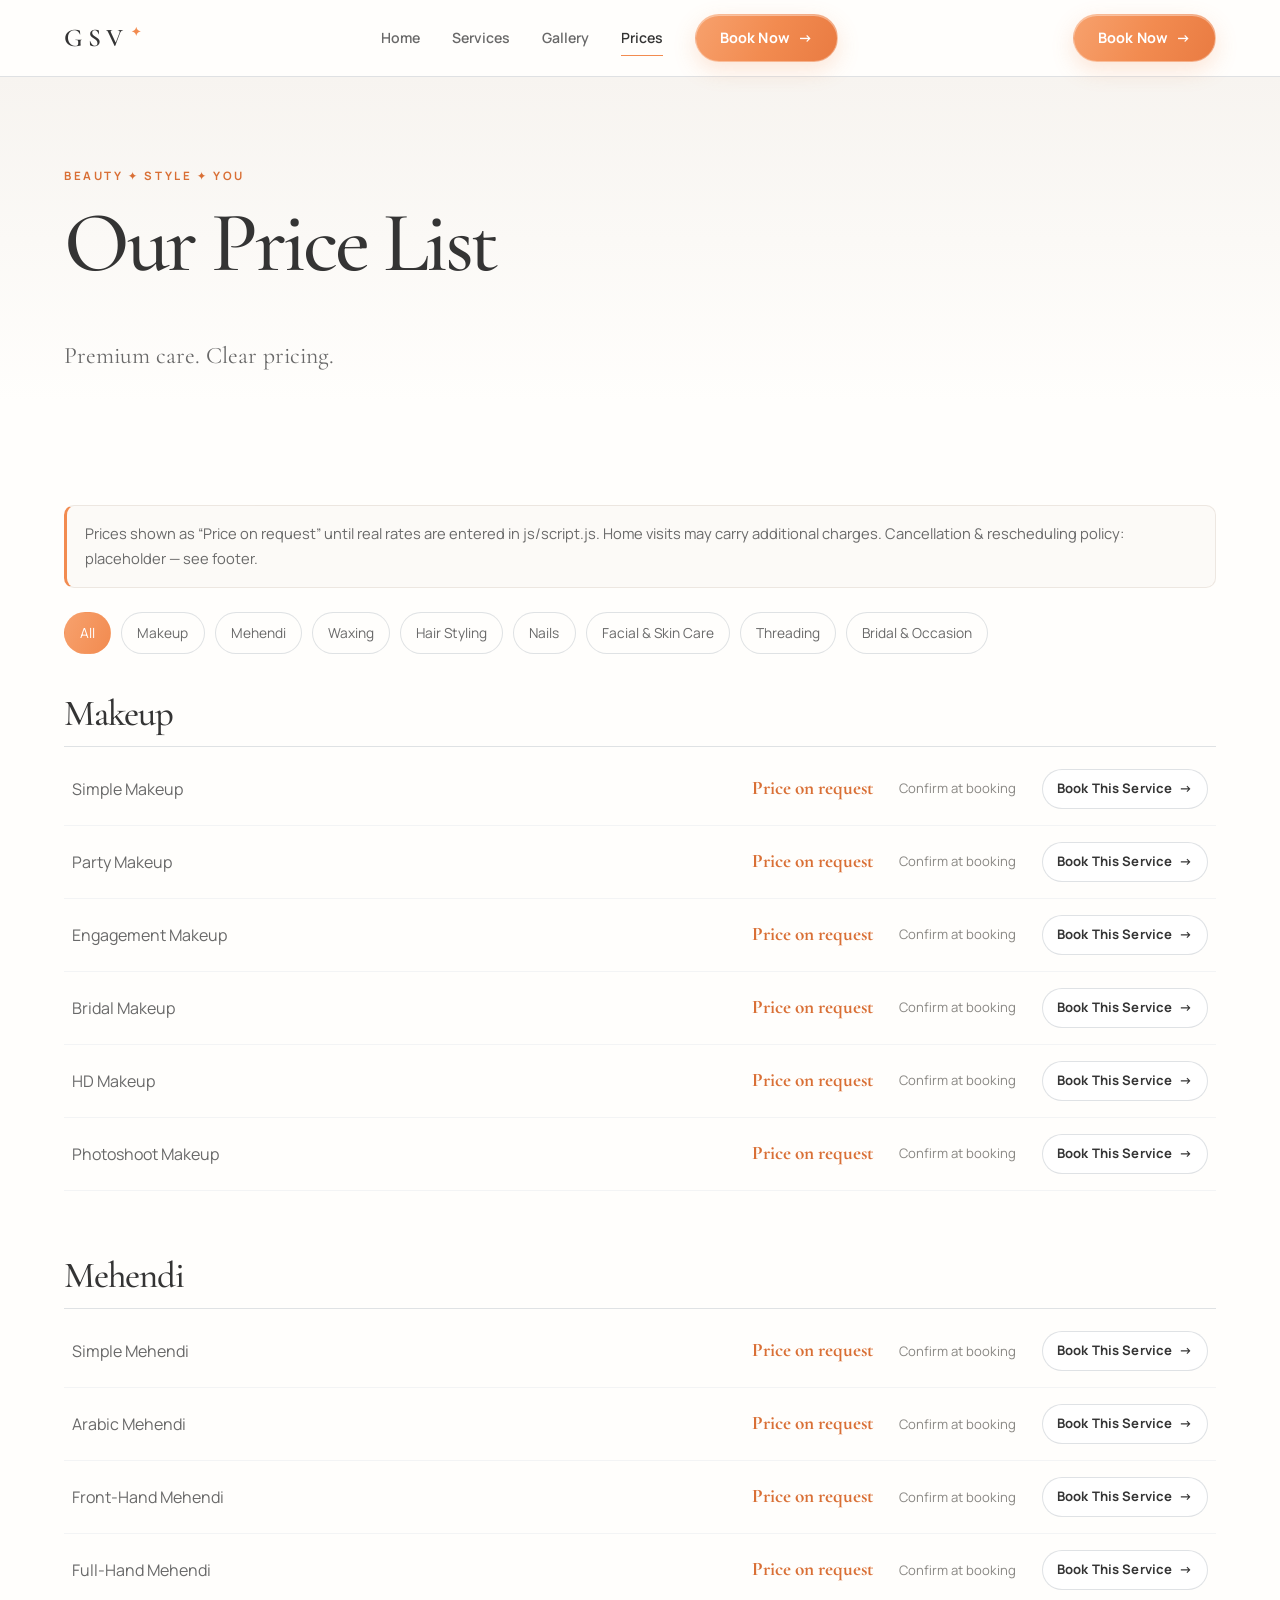
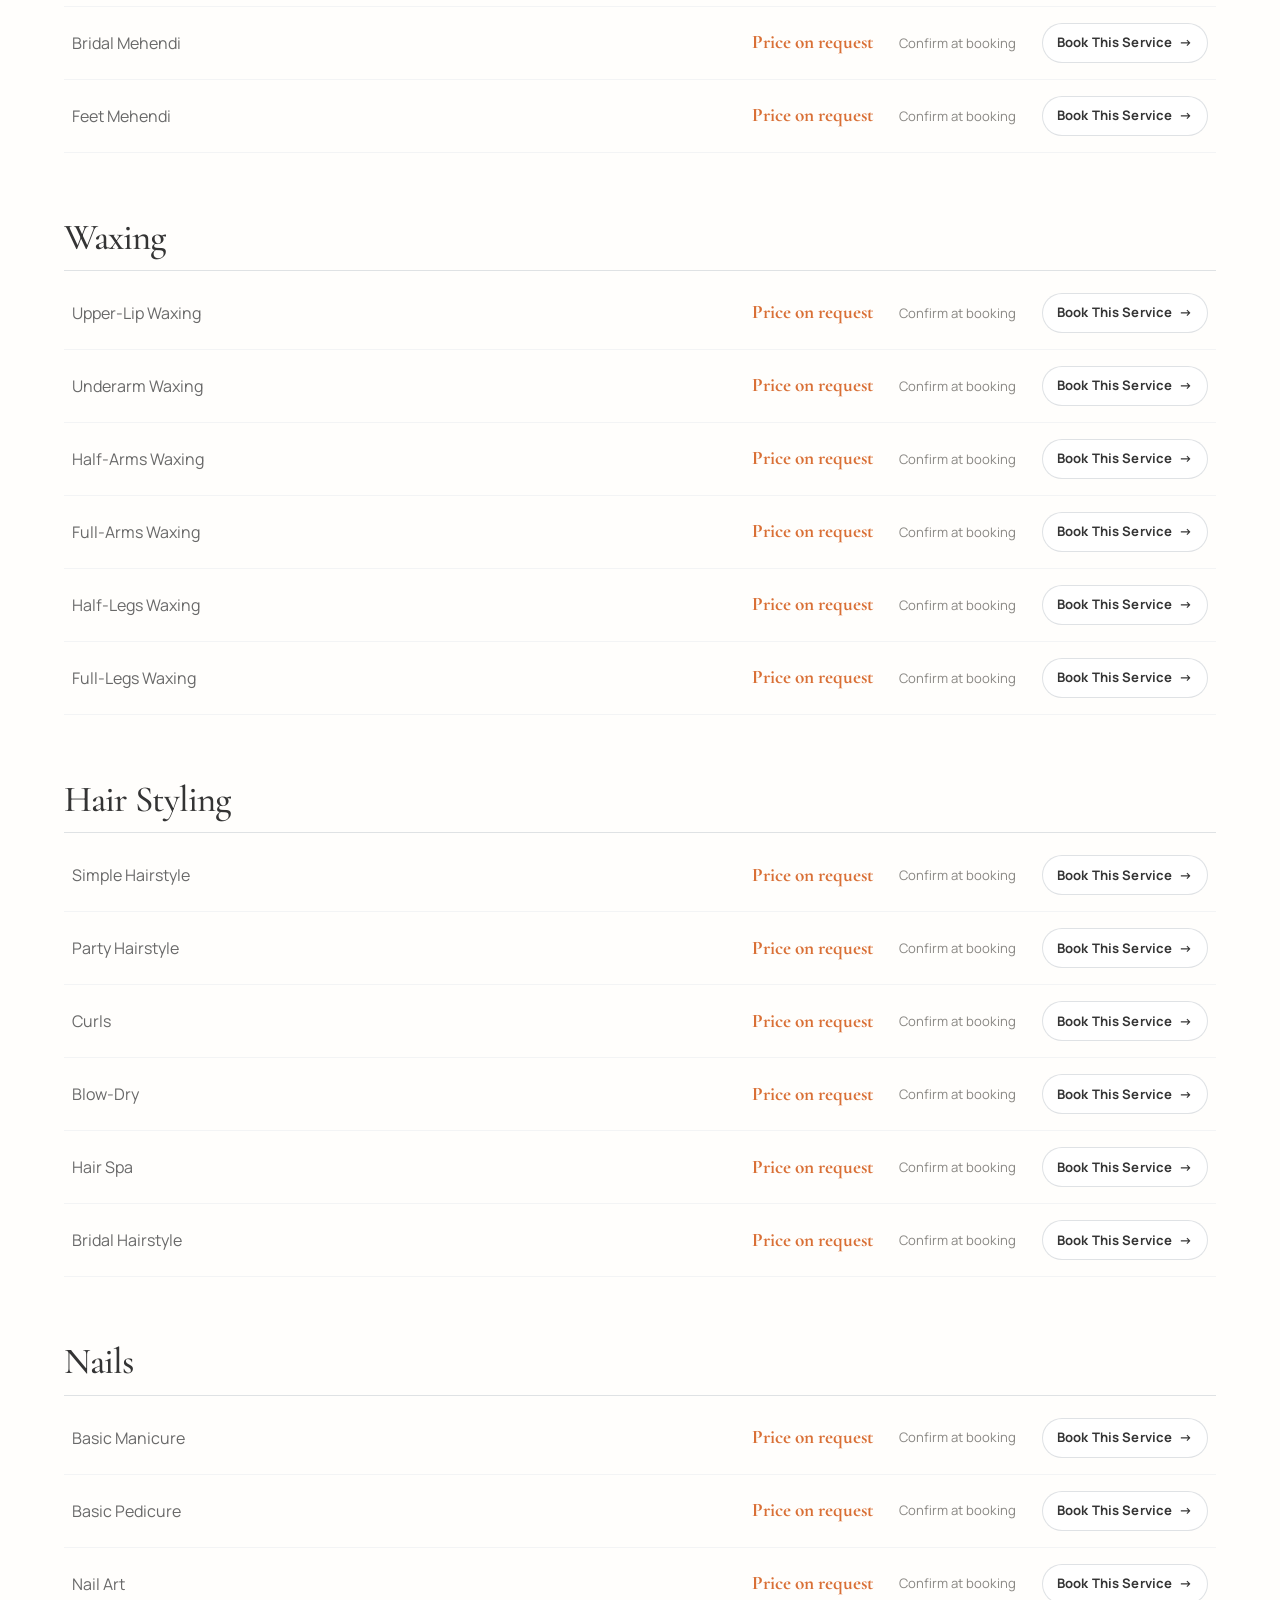
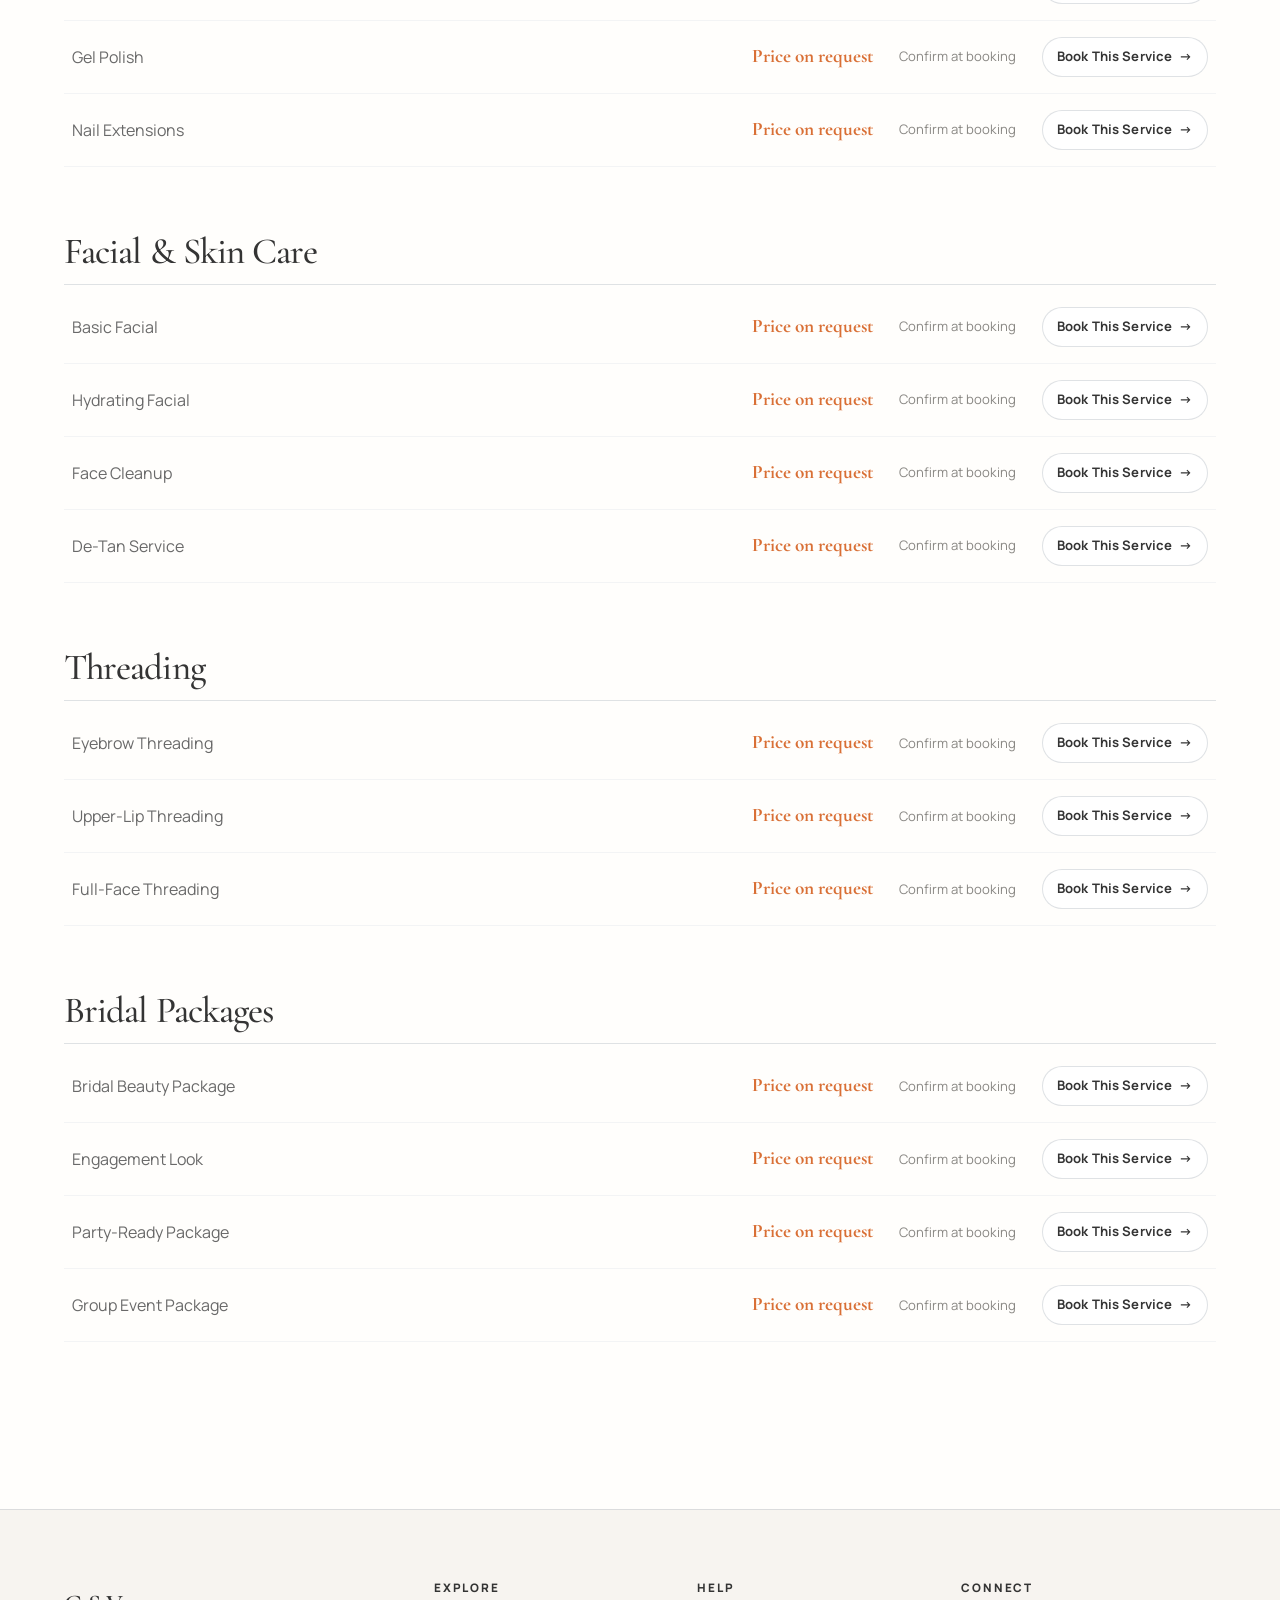
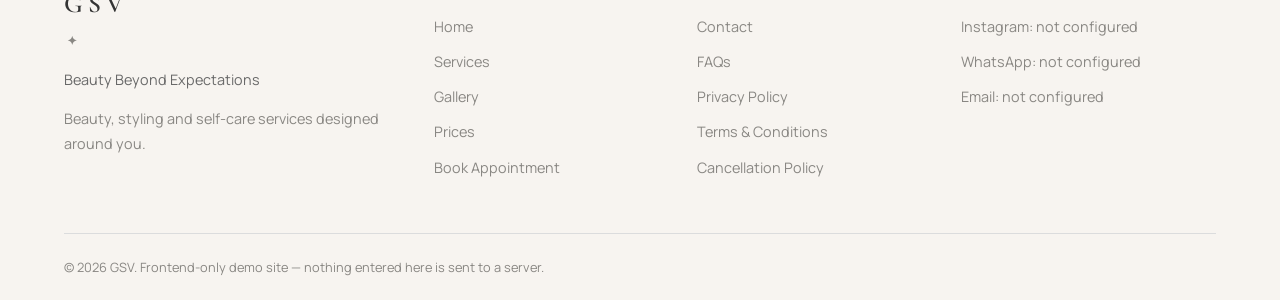
<file: prices.html>
<!DOCTYPE html><html lang="en"><head><meta charset="utf-8"><meta name="viewport" content="width=device-width,initial-scale=1">
<title>Prices | GSV – Beauty Beyond Expectations</title><meta name="description" content="GSV price list. Rates to be confirmed.">
<meta property="og:title" content="Prices | GSV"><meta property="og:description" content="GSV price list. Rates to be confirmed.">
<link rel="icon" href="data:image/svg+xml,%3Csvg xmlns='http://www.w3.org/2000/svg' viewBox='0 0 64 64'%3E%3Crect width='64' height='64' rx='14' fill='%23FFFEFC'/%3E%3Ctext x='32' y='42' font-size='28' text-anchor='middle' font-family='serif' fill='%23F28B50'%3EGSV%3C/text%3E%3C/svg%3E">
<link rel="stylesheet" href="https://fonts.googleapis.com/css2?family=Cormorant+Garamond:wght@500;600&family=Manrope:wght@400;500;600&display=swap">
<link rel="stylesheet" href="css/style.css"></head><body>
<header class="nav"><div class="container nav-in"><a class="logo" href="index.html" aria-label="GSV home">GSV<span class="spark">✦</span></a>
<nav id="menu" class="menu" aria-label="Main"><a href="index.html">Home</a><a href="services.html">Services</a><a href="gallery.html">Gallery</a><a href="prices.html" class="active" aria-current="page">Prices</a><a class="btn btn-p menu-book" href="booking.html">Book Now</a></nav>
<a class="btn btn-p nav-book" href="booking.html">Book Now</a>
<button class="burger" id="burger" aria-label="Open menu" aria-expanded="false" aria-controls="menu"><span></span><span></span><span></span></button></div></header>
<main><section class="phead"><div class="container"><p class="eyebrow">Beauty ✦ Style ✦ You</p><h1>Our Price List</h1><p class="lead">Premium care. Clear pricing.</p></div></section><section class="sec"><div class="container"><p class="note">Prices shown as “Price on request” until real rates are entered in js/script.js. Home visits may carry additional charges. Cancellation &amp; rescheduling policy: placeholder — see footer.</p><div class="chips" id="chips"></div><div id="plist"></div></div></section></main>
<footer class="footer"><div class="container fgrid">
<div><a class="logo" href="index.html">GSV<span class="spark">✦</span></a><p>Beauty Beyond Expectations</p><p class="muted">Beauty, styling and self-care services designed around you.</p></div>
<div><h3>Explore</h3><a href="index.html">Home</a><a href="services.html">Services</a><a href="gallery.html">Gallery</a><a href="prices.html">Prices</a><a href="booking.html">Book Appointment</a></div>
<div><h3>Help</h3><a href="contact.html">Contact</a><a href="contact.html#faq">FAQs</a><button data-policy="privacy">Privacy Policy</button><button data-policy="terms">Terms &amp; Conditions</button><button data-policy="cancel">Cancellation Policy</button></div>
<div><h3>Connect</h3><span data-contact="instagram">Instagram: not configured</span><span data-contact="whatsapp">WhatsApp: not configured</span><span data-contact="email">Email: not configured</span></div></div>
<div class="container fbase">© <span id="yr"></span> GSV. Frontend-only demo site — nothing entered here is sent to a server.</div></footer>
<dialog id="policy"><h2 id="p-title"></h2><p id="p-body"></p><button class="btn btn-s" id="p-close">Close</button></dialog>
<script src="js/script.js"></script></body></html>
</file>
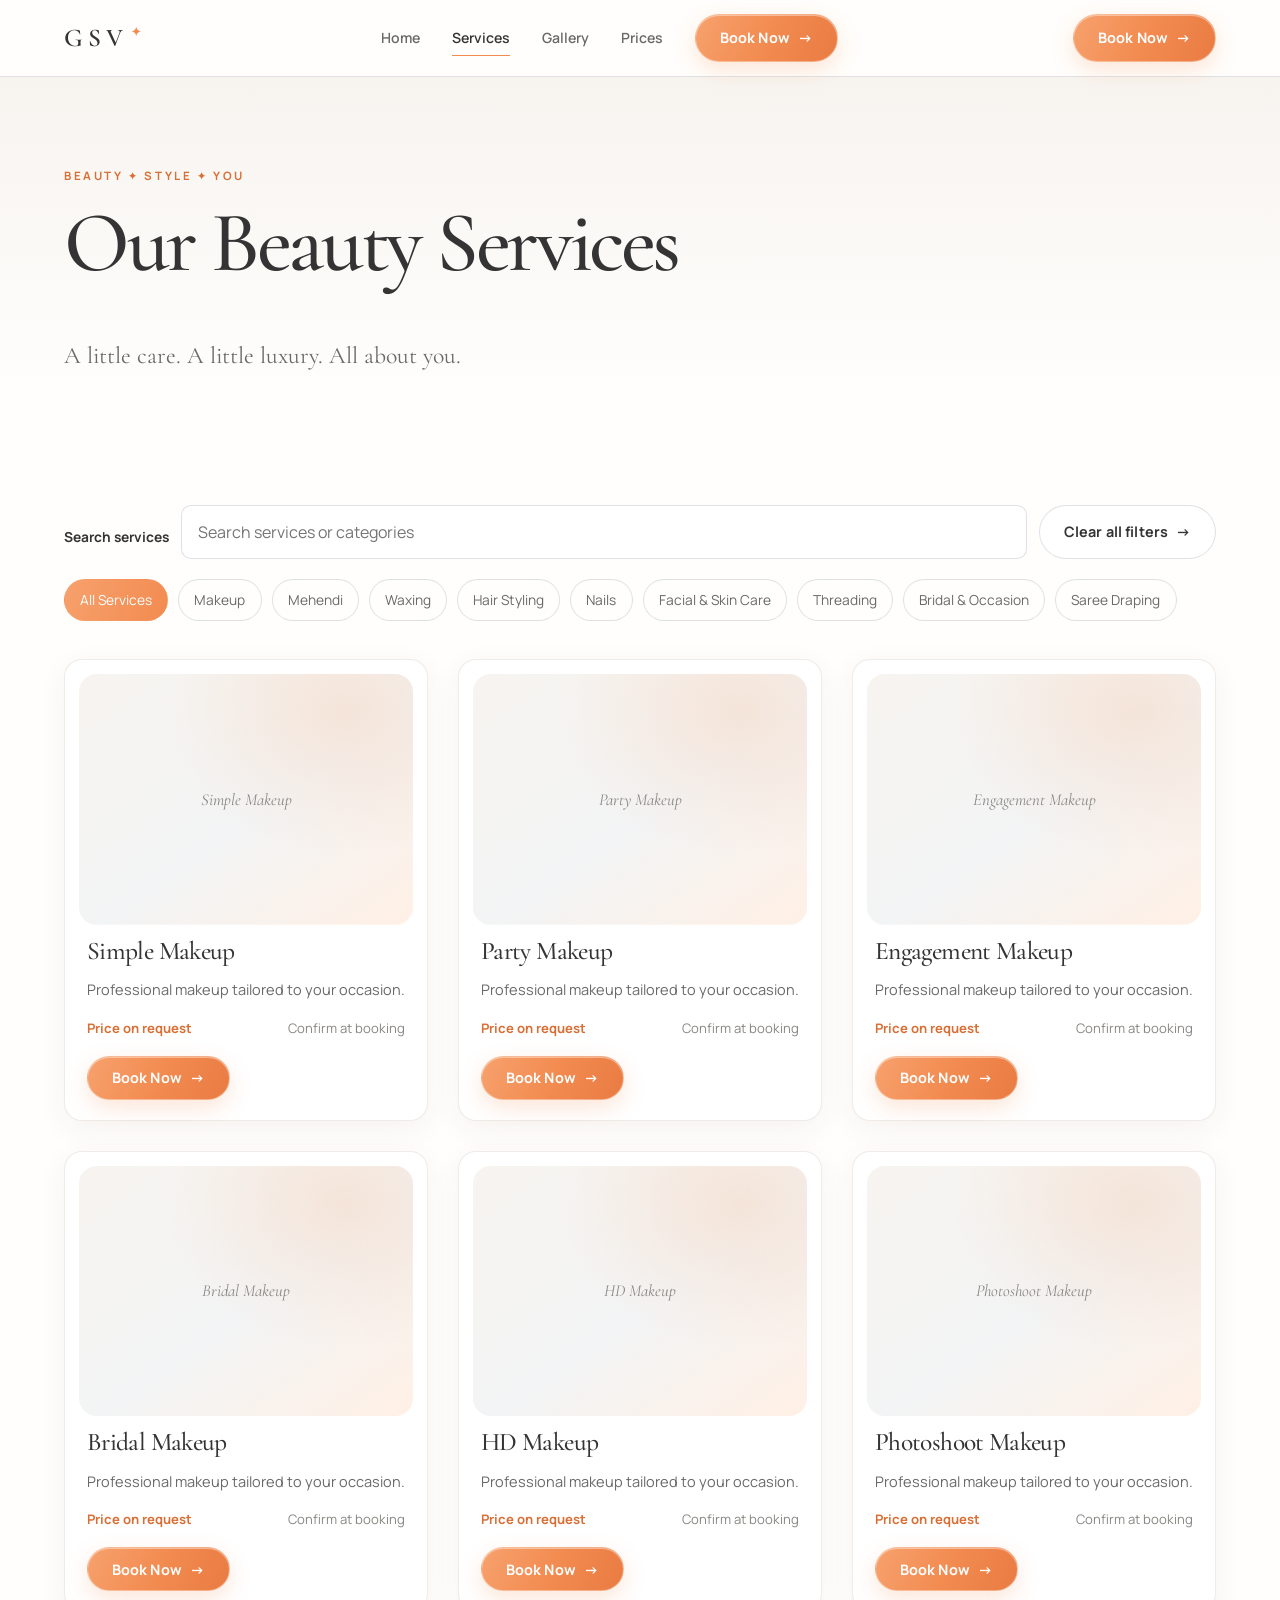
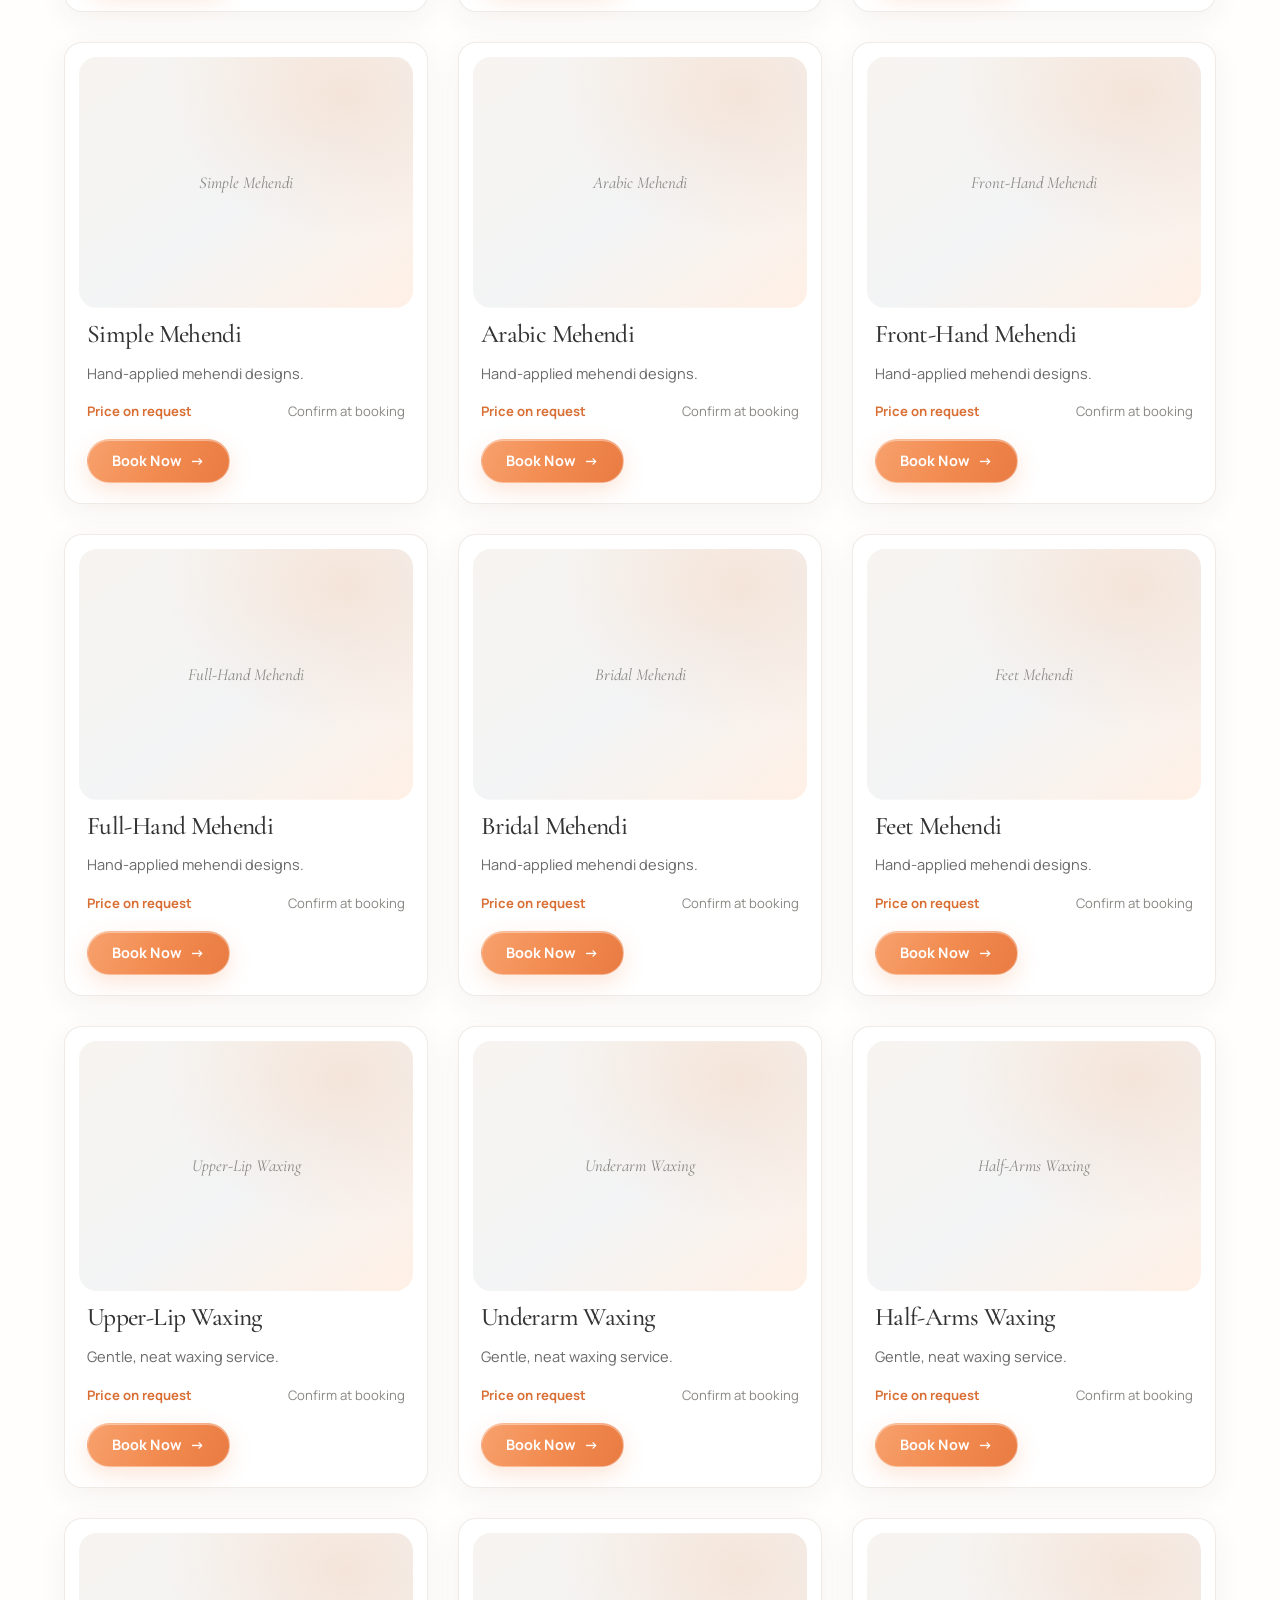
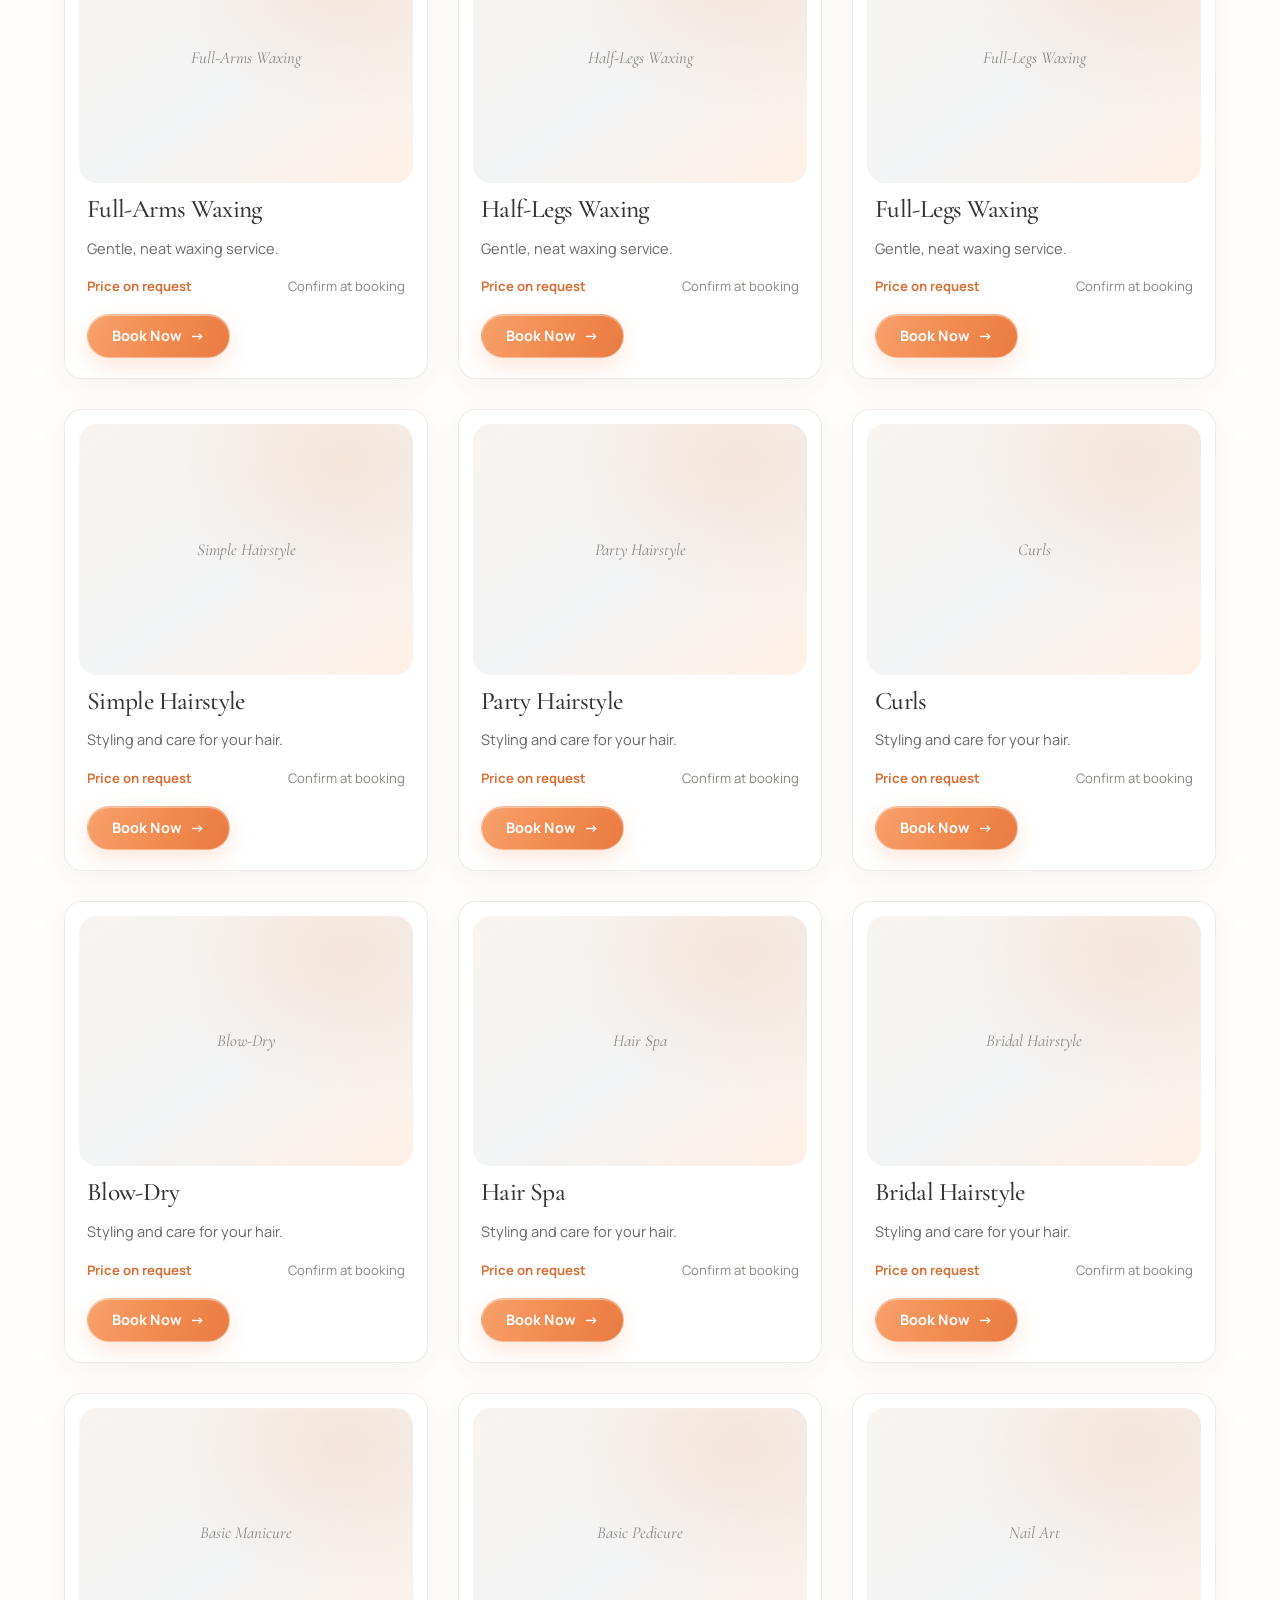
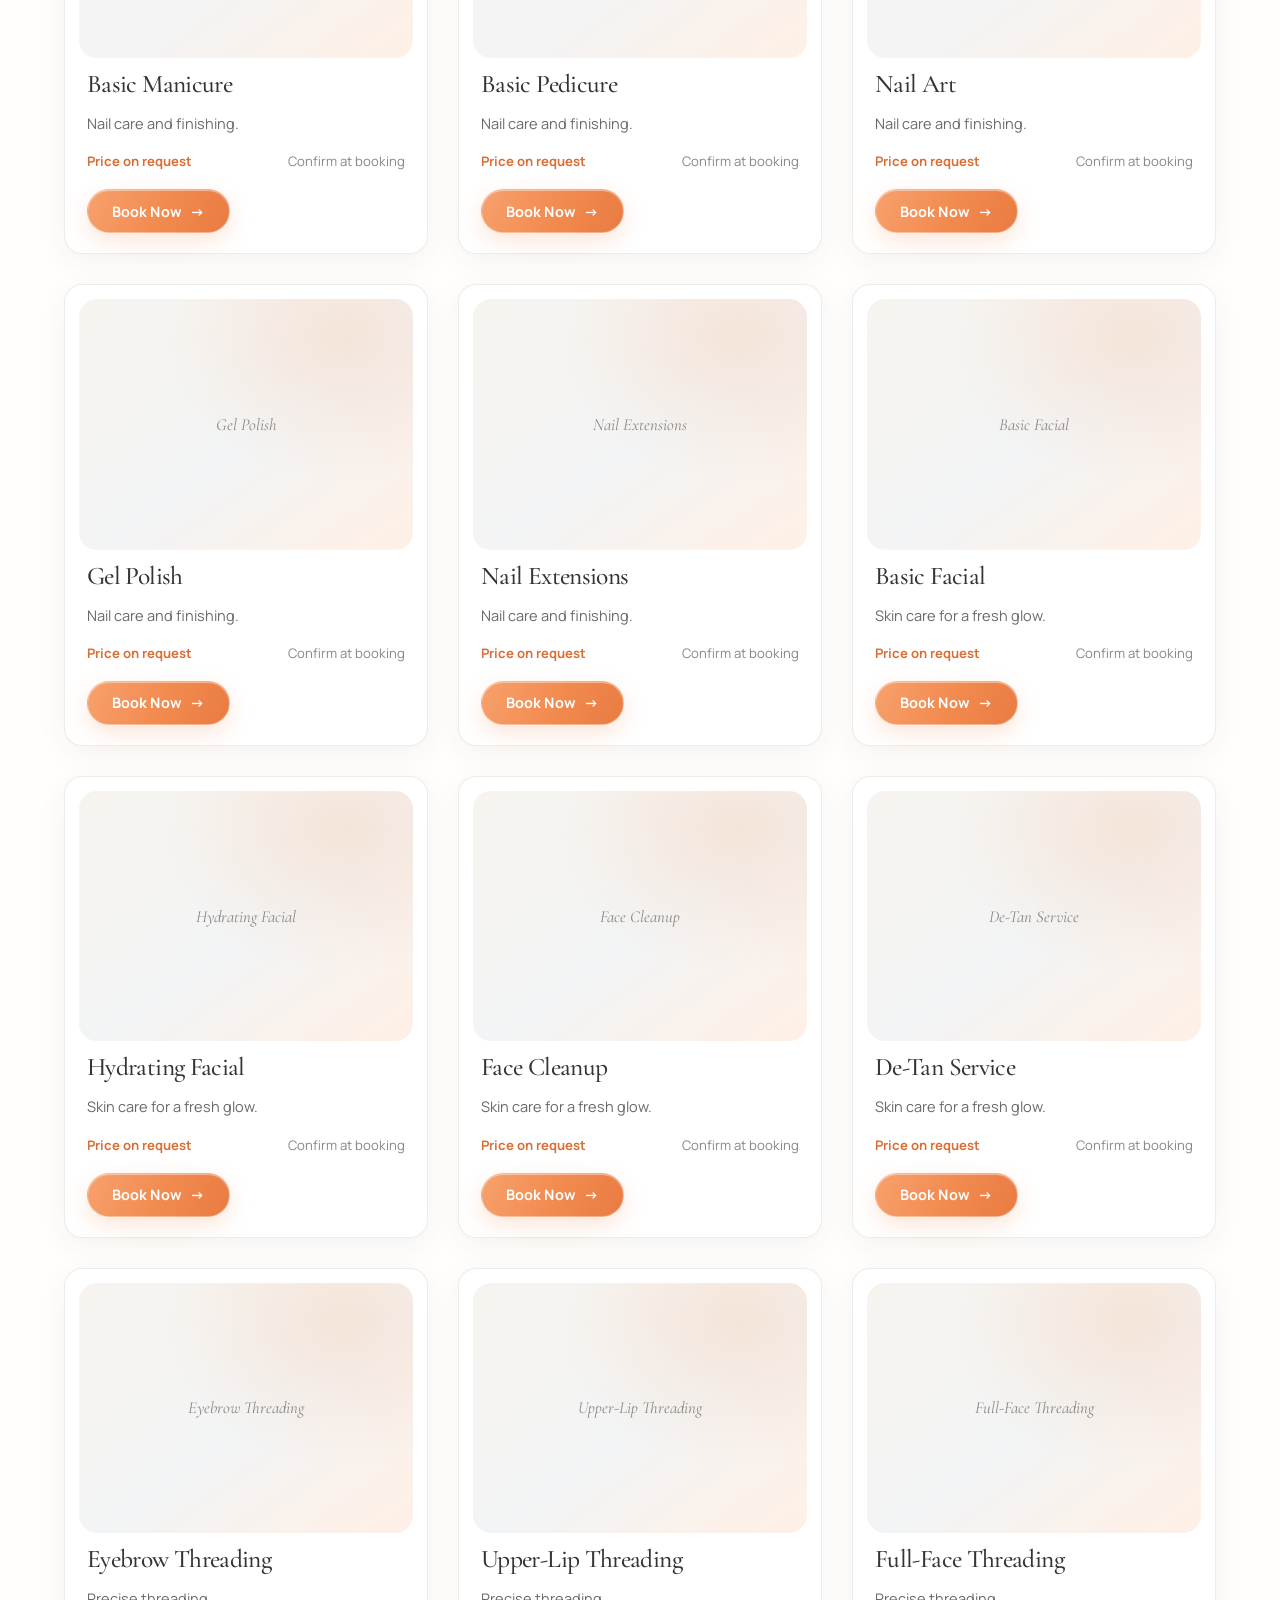
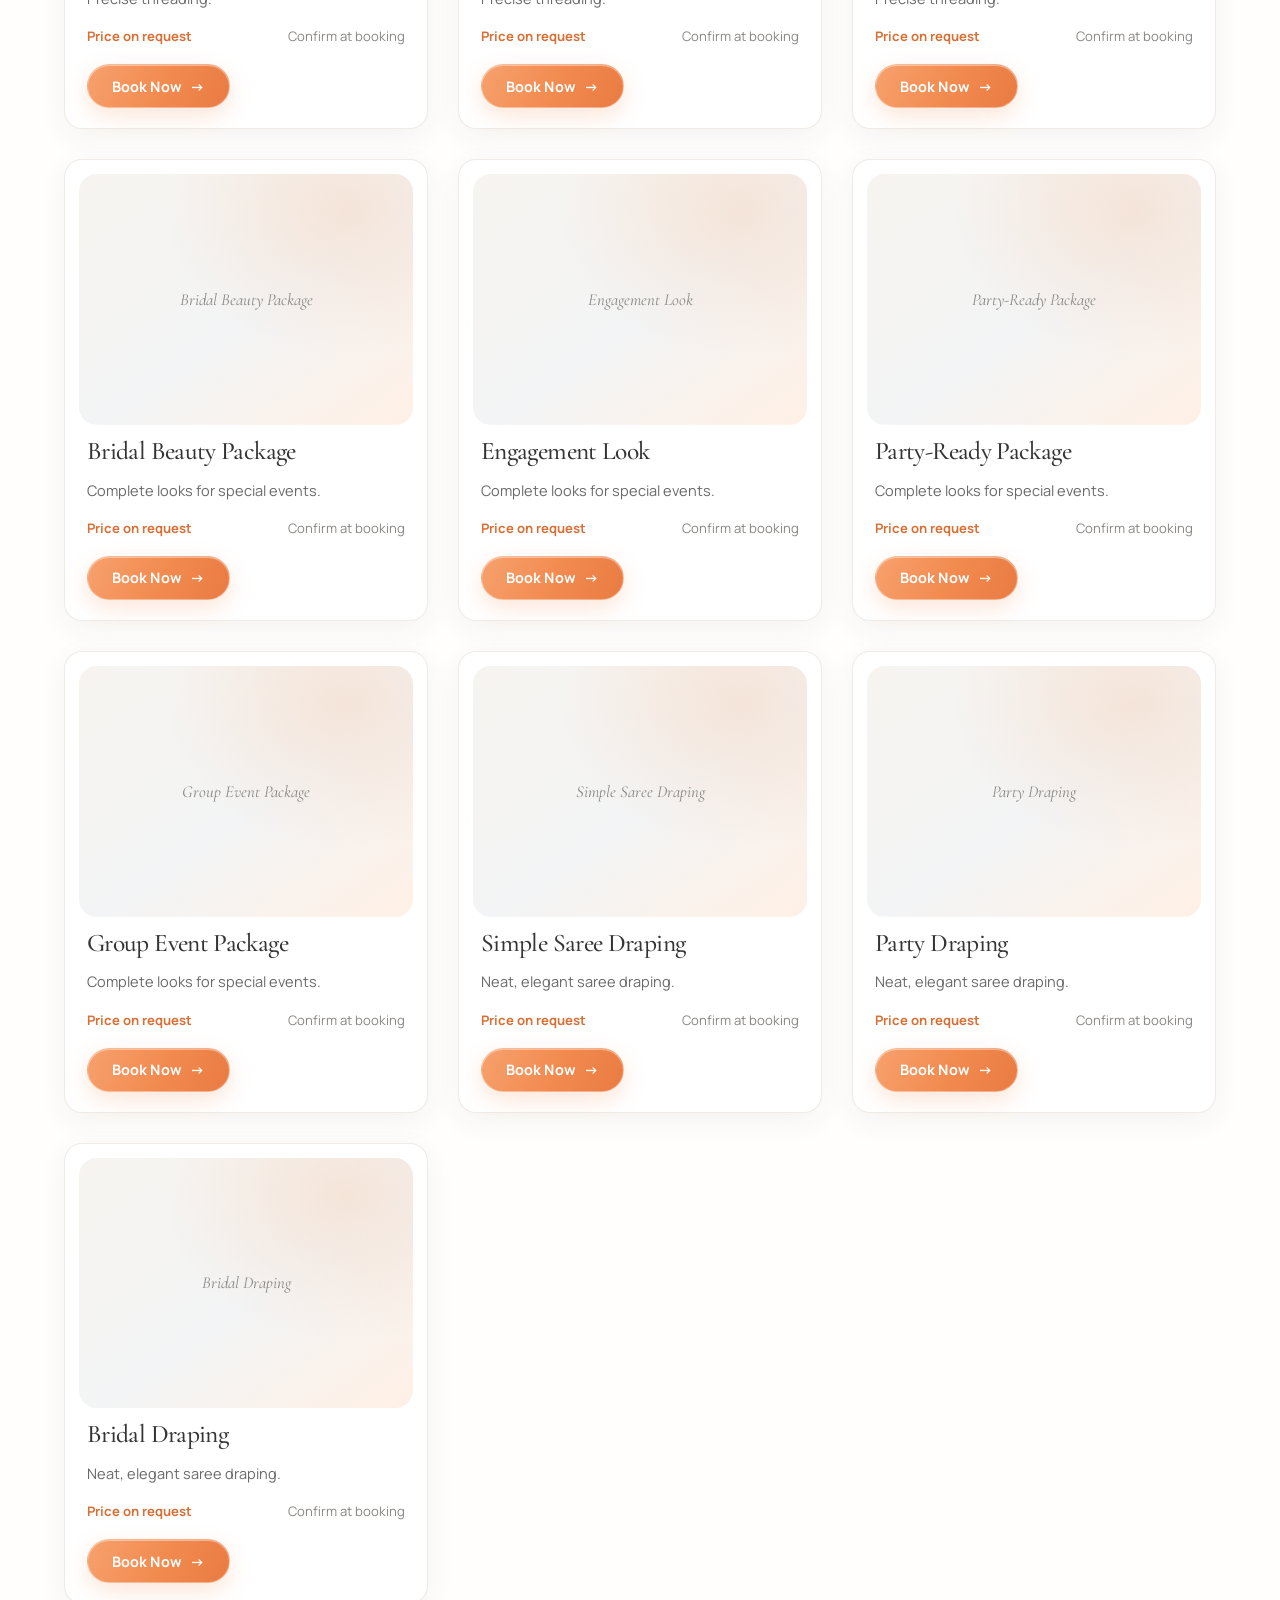
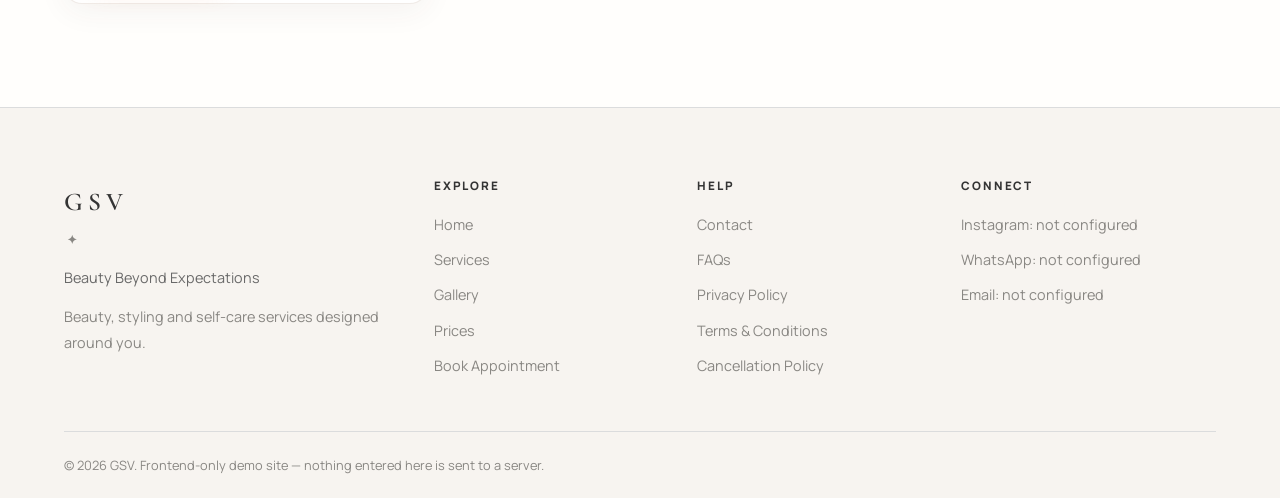
<file: services.html>
<!DOCTYPE html><html lang="en"><head><meta charset="utf-8"><meta name="viewport" content="width=device-width,initial-scale=1">
<title>Services | GSV – Beauty Beyond Expectations</title><meta name="description" content="Browse GSV beauty services and search by category.">
<meta property="og:title" content="Services | GSV"><meta property="og:description" content="Browse GSV beauty services and search by category.">
<link rel="icon" href="data:image/svg+xml,%3Csvg xmlns='http://www.w3.org/2000/svg' viewBox='0 0 64 64'%3E%3Crect width='64' height='64' rx='14' fill='%23FFFEFC'/%3E%3Ctext x='32' y='42' font-size='28' text-anchor='middle' font-family='serif' fill='%23F28B50'%3EGSV%3C/text%3E%3C/svg%3E">
<link rel="stylesheet" href="https://fonts.googleapis.com/css2?family=Cormorant+Garamond:wght@500;600&family=Manrope:wght@400;500;600&display=swap">
<link rel="stylesheet" href="css/style.css"></head><body>
<header class="nav"><div class="container nav-in"><a class="logo" href="index.html" aria-label="GSV home">GSV<span class="spark">✦</span></a>
<nav id="menu" class="menu" aria-label="Main"><a href="index.html">Home</a><a href="services.html" class="active" aria-current="page">Services</a><a href="gallery.html">Gallery</a><a href="prices.html">Prices</a><a class="btn btn-p menu-book" href="booking.html">Book Now</a></nav>
<a class="btn btn-p nav-book" href="booking.html">Book Now</a>
<button class="burger" id="burger" aria-label="Open menu" aria-expanded="false" aria-controls="menu"><span></span><span></span><span></span></button></div></header>
<main><section class="phead"><div class="container"><p class="eyebrow">Beauty ✦ Style ✦ You</p><h1>Our Beauty Services</h1><p class="lead">A little care. A little luxury. All about you.</p></div></section><section class="sec"><div class="container"><div class="tools"><label class="sr" for="q">Search services</label><input id="q" type="search" placeholder="Search services or categories"><button class="btn btn-s" id="clear">Clear all filters</button></div><div class="chips" id="chips" role="group" aria-label="Categories"></div><div class="grid3" id="svc-grid"></div><div class="empty" id="svc-empty" hidden><p>No services match your search.</p><button class="btn btn-s" data-clear>Clear all filters</button></div></div></section></main>
<footer class="footer"><div class="container fgrid">
<div><a class="logo" href="index.html">GSV<span class="spark">✦</span></a><p>Beauty Beyond Expectations</p><p class="muted">Beauty, styling and self-care services designed around you.</p></div>
<div><h3>Explore</h3><a href="index.html">Home</a><a href="services.html">Services</a><a href="gallery.html">Gallery</a><a href="prices.html">Prices</a><a href="booking.html">Book Appointment</a></div>
<div><h3>Help</h3><a href="contact.html">Contact</a><a href="contact.html#faq">FAQs</a><button data-policy="privacy">Privacy Policy</button><button data-policy="terms">Terms &amp; Conditions</button><button data-policy="cancel">Cancellation Policy</button></div>
<div><h3>Connect</h3><span data-contact="instagram">Instagram: not configured</span><span data-contact="whatsapp">WhatsApp: not configured</span><span data-contact="email">Email: not configured</span></div></div>
<div class="container fbase">© <span id="yr"></span> GSV. Frontend-only demo site — nothing entered here is sent to a server.</div></footer>
<dialog id="policy"><h2 id="p-title"></h2><p id="p-body"></p><button class="btn btn-s" id="p-close">Close</button></dialog>
<script src="js/script.js"></script></body></html>
</file>
<file: css/style.css>
/* =========================================================
   GSV — PREMIUM BEAUTY STUDIO
   Pearl • Ivory • Soft Orange • Shimmer Silver
   Responsive CSS | Desktop, Tablet & Mobile
   ========================================================= */

/* 01. DESIGN TOKENS */
:root {
  --pearl: #FFFEFC;
  --white: #FFFFFF;
  --ivory: #F7F4F0;
  --ivory-light: #FCFAF7;

  --silver: #E5E7EB;
  --silver-light: #F3F4F5;
  --silver-mid: #CDD0D4;
  --silver-shine: #FAFAFA;

  --orange: #F28B50;
  --orange-deep: #D96F35;
  --orange-soft: #F7C7A5;
  --peach-light: #FFF0E5;

  --text-primary: #343434;
  --text-secondary: #696969;
  --text-muted: #898783;
  --error: #B3402A;

  --border-soft: rgba(190, 170, 155, .24);
  --border-silver: rgba(180, 185, 192, .42);

  --shadow-soft: 0 3px 14px rgba(55, 44, 34, .035);
  --shadow-card: 0 8px 30px rgba(78, 62, 48, .055);
  --shadow-hover: 0 18px 42px rgba(100, 72, 52, .10);
  --shadow-orange: 0 8px 22px rgba(242, 139, 80, .22);

  --serif: "Cormorant Garamond", "Playfair Display", Georgia, serif;
  --sans: "Manrope", "Inter", system-ui, -apple-system,
          "Segoe UI", sans-serif;

  --container: 1200px;
  --section-space: clamp(60px, 8vw, 112px);
  --page-gutter: clamp(16px, 5vw, 64px);

  --radius-small: 10px;
  --radius-card: 18px;
  --radius-large: 28px;
  --radius-pill: 999px;

  --ease-luxury: cubic-bezier(.22, 1, .36, 1);
  --transition-smooth: 320ms var(--ease-luxury);
}

/* 02. RESET */
*,
*::before,
*::after {
  box-sizing: border-box;
}

html {
  scroll-behavior: smooth;
  scroll-padding-top: 90px;
  -webkit-text-size-adjust: 100%;
}

body {
  margin: 0;
  min-width: 320px;
  overflow-x: clip;
  background: var(--pearl);
  color: var(--text-secondary);
  font-family: var(--sans);
  font-size: 16px;
  line-height: 1.75;
  -webkit-font-smoothing: antialiased;
  text-rendering: optimizeLegibility;
}

img,
picture,
video,
canvas,
svg {
  display: block;
  max-width: 100%;
}

img {
  height: auto;
}

button,
input,
select,
textarea {
  font: inherit;
}

button,
a {
  -webkit-tap-highlight-color: transparent;
}

a {
  color: inherit;
  text-decoration: none;
}

button {
  color: inherit;
}

ul,
ol {
  padding-left: 0;
}

[hidden] {
  display: none !important;
}

::selection {
  color: var(--text-primary);
  background: var(--orange-soft);
}

:focus-visible {
  outline: 3px solid var(--orange);
  outline-offset: 4px;
}

#main,
main {
  min-width: 0;
}

/* 03. TYPOGRAPHY */
h1,
h2,
h3,
h4 {
  margin: 0 0 .55em;
  color: var(--text-primary);
  font-family: var(--serif);
  font-weight: 500;
  letter-spacing: -.025em;
  line-height: 1.13;
  text-wrap: balance;
}

h1 {
  font-size: clamp(2.7rem, 2rem + 4.2vw, 5.5rem);
  line-height: 1.02;
  letter-spacing: -.04em;
}

h2 {
  font-size: clamp(2.05rem, 1.6rem + 2.4vw, 3.4rem);
  line-height: 1.12;
}

h3 {
  font-size: clamp(1.3rem, 1.15rem + .55vw, 1.65rem);
}

h4 {
  font-size: 1.15rem;
}

p {
  margin: 0 0 1em;
}

p:last-child {
  margin-bottom: 0;
}

.lead {
  max-width: 36em;
  color: var(--text-secondary);
  font-size: clamp(1rem, .95rem + .3vw, 1.15rem);
  line-height: 1.85;
}

.center {
  text-align: center;
}

.center .lead {
  margin-inline: auto;
}

.muted {
  color: var(--text-muted);
}

.eyebrow {
  margin-bottom: 1rem;
  color: var(--orange-deep);
  font-size: .72rem;
  font-weight: 700;
  letter-spacing: .22em;
  line-height: 1.5;
  text-transform: uppercase;
}

.spark {
  color: var(--orange);
  font-size: .68em;
}

/* 04. LAYOUT */
.container {
  width: min(var(--container), calc(100% - var(--page-gutter) * 2));
  margin-inline: auto;
}

.narrow {
  max-width: 780px;
  margin-inline: auto;
}

.sec {
  position: relative;
  padding-block: var(--section-space);
}

.sec + .sec::before {
  position: absolute;
  top: 0;
  right: 10%;
  left: 10%;
  height: 1px;
  background: linear-gradient(
    90deg,
    transparent,
    var(--silver) 25%,
    #fff 50%,
    var(--silver) 75%,
    transparent
  );
  content: "";
}

.alt {
  background: var(--ivory);
}

.sec > .container > h2 {
  margin-bottom: clamp(30px, 4vw, 56px);
}

.grid3,
.grid4 {
  display: grid;
  grid-template-columns: repeat(3, minmax(0, 1fr));
  gap: clamp(16px, 2.4vw, 30px);
}

.grid4 {
  grid-template-columns: repeat(4, minmax(0, 1fr));
}

.phead {
  padding: clamp(52px, 7vw, 94px) 0 clamp(12px, 2vw, 24px);
  background: linear-gradient(180deg, var(--ivory), var(--pearl));
}

.phead .lead {
  color: var(--text-secondary);
  font-family: var(--serif);
  font-size: clamp(1.15rem, 1rem + .6vw, 1.5rem);
}

.note {
  margin-bottom: 24px;
  padding: 15px 18px;
  border: 1px solid var(--border-soft);
  border-left: 3px solid var(--orange);
  border-radius: var(--radius-small);
  background: var(--ivory-light);
  font-size: .92rem;
}

/* 05. IMAGE PLACEHOLDERS */
.ph {
  position: relative;
  display: grid;
  overflow: hidden;
  aspect-ratio: 4 / 3;
  padding: 12px;
  place-items: center;
  border-radius: var(--radius-card);
  background:
    radial-gradient(ellipse at 80% 15%, rgba(247,199,165,.35), transparent 48%),
    linear-gradient(145deg, var(--ivory), var(--silver-light) 55%, var(--peach-light));
  background-position: center;
  background-size: cover;
  color: var(--text-muted);
  font-family: var(--serif);
  font-size: 1.05rem;
  font-style: italic;
  text-align: center;
}

.ph::after {
  content: attr(data-label);
}

.ph.tall {
  aspect-ratio: 4 / 5;
  border: 1px solid var(--border-silver);
  border-radius: var(--radius-large) var(--radius-large) 180px 180px;
  box-shadow: var(--shadow-card);
}

/* 06. NAVIGATION */
.nav {
  position: sticky;
  z-index: 50;
  top: 0;
  border-bottom: 1px solid var(--border-silver);
  background: rgba(255, 254, 252, .92);
  -webkit-backdrop-filter: blur(18px);
  backdrop-filter: blur(18px);
  transition: box-shadow var(--transition-smooth),
              background var(--transition-smooth);
}

.nav.scrolled {
  background: rgba(255, 254, 252, .98);
  box-shadow: 0 5px 24px rgba(78, 62, 48, .065);
}

.nav-in {
  display: flex;
  min-height: 76px;
  align-items: center;
  gap: 20px;
}

.logo {
  flex-shrink: 0;
  color: var(--text-primary);
  font-family: var(--serif);
  font-size: clamp(1.45rem, 1.2rem + .5vw, 1.8rem);
  font-weight: 600;
  letter-spacing: .19em;
  white-space: nowrap;
}

.logo .spark {
  margin-left: 3px;
  vertical-align: super;
  font-size: .45em;
}

.menu {
  display: flex;
  align-items: center;
  justify-content: center;
  gap: clamp(16px, 2.5vw, 34px);
  margin-inline: auto;
}

.menu a:not(.btn) {
  position: relative;
  padding-block: 10px;
  color: var(--text-secondary);
  font-size: .88rem;
  font-weight: 600;
  transition: color var(--transition-smooth);
}

.menu a:not(.btn)::after {
  position: absolute;
  right: 0;
  bottom: 4px;
  left: 0;
  height: 1.5px;
  background: var(--orange);
  content: "";
  transform: scaleX(0);
  transform-origin: left;
  transition: transform var(--transition-smooth);
}

.menu a.active,
.menu a:not(.btn):hover {
  color: var(--text-primary);
}

.menu a.active::after,
.menu a:not(.btn):hover::after {
  transform: scaleX(1);
}

.menu-book,
.burger {
  display: none;
}

.burger {
  width: 46px;
  height: 46px;
  flex-direction: column;
  align-items: center;
  justify-content: center;
  gap: 6px;
  margin-left: auto;
  border: 1px solid var(--border-silver);
  border-radius: 50%;
  background: var(--pearl);
  cursor: pointer;
}

.burger span {
  width: 20px;
  height: 1.5px;
  background: var(--text-primary);
  transition: transform var(--transition-smooth),
              opacity var(--transition-smooth);
}

.burger[aria-expanded="true"] span:nth-child(1) {
  transform: translateY(7.5px) rotate(45deg);
}

.burger[aria-expanded="true"] span:nth-child(2) {
  opacity: 0;
}

.burger[aria-expanded="true"] span:nth-child(3) {
  transform: translateY(-7.5px) rotate(-45deg);
}

/* 07. BUTTONS */
.btn {
  display: inline-flex;
  min-height: 48px;
  align-items: center;
  justify-content: center;
  gap: .55em;
  padding: .75em 1.65em;
  border: 1px solid transparent;
  border-radius: var(--radius-pill);
  font-size: .9rem;
  font-weight: 700;
  letter-spacing: .01em;
  line-height: 1.35;
  text-align: center;
  cursor: pointer;
  transition: transform var(--transition-smooth),
              box-shadow var(--transition-smooth),
              background var(--transition-smooth),
              border-color var(--transition-smooth),
              color var(--transition-smooth);
}

.btn-p {
  border-color: rgba(255,255,255,.35);
  background: linear-gradient(115deg, #F7A16D, #F28B50 52%, #E97B42);
  box-shadow: var(--shadow-orange), inset 0 1px 0 rgba(255,255,255,.4);
  color: #fff;
}

.btn-p::after,
.btn-s:not(.pkg .btn)::after {
  content: "→";
  transition: transform var(--transition-smooth);
}

.btn-s {
  border-color: var(--border-silver);
  background: var(--white);
  color: var(--text-primary);
}

.btn[disabled],
.btn[aria-disabled="true"] {
  opacity: .5;
  pointer-events: none;
}

.more {
  width: fit-content;
  margin: 10px 6px 4px;
  background: linear-gradient(currentColor, currentColor) 0 100% / 0 1px no-repeat;
  color: var(--orange-deep);
  font-size: .9rem;
  font-weight: 700;
  transition: background-size var(--transition-smooth);
}

.more::after {
  content: " →";
}

button[type="reset"]::after,
.acc-b::before {
  content: none;
}

/* 08. HERO */
.hero {
  position: relative;
  overflow: hidden;
  padding: clamp(48px, 7vw, 100px) 0 clamp(64px, 8vw, 112px);
  background:
    radial-gradient(ellipse at 80% 15%, rgba(247,199,165,.19), transparent 36%),
    linear-gradient(180deg, var(--ivory) 0%, var(--pearl) 100%);
  isolation: isolate;
}

.hero::before {
  position: absolute;
  z-index: -1;
  top: -15%;
  right: -10%;
  width: min(700px, 90vw);
  aspect-ratio: 1;
  border-radius: 50%;
  background: radial-gradient(
    ellipse at center,
    rgba(247,199,165,.22),
    rgba(247,199,165,.05) 48%,
    transparent 74%
  );
  content: "";
  pointer-events: none;
}

.hero::after {
  position: absolute;
  z-index: -1;
  bottom: -42%;
  left: -12%;
  width: 65%;
  aspect-ratio: 2 / 1;
  border: 1px solid var(--border-silver);
  border-radius: 50%;
  content: "";
  pointer-events: none;
}

.hero-in {
  display: grid;
  grid-template-columns: minmax(0, 1.08fr) minmax(0, .92fr);
  align-items: center;
  gap: clamp(32px, 6vw, 88px);
}

.hero .cta {
  display: flex;
  flex-wrap: wrap;
  gap: 12px;
  margin-top: 2rem;
}

.hero-img {
  position: relative;
  width: 100%;
  max-width: 520px;
  margin-inline: auto;
}

.hero-img::before {
  position: absolute;
  z-index: -1;
  inset: -5% -6% -4% 8%;
  border: 1px solid var(--orange-soft);
  border-radius: var(--radius-large) var(--radius-large) 180px 180px;
  content: "";
}

.big {
  position: absolute;
  top: -10px;
  right: 0;
  color: var(--orange);
  font-size: 2rem;
}

/* 09. SHARED SECTIONS */
.why {
  padding: 8px clamp(12px, 2vw, 28px);
  border-left: 1px solid var(--border-silver);
  text-align: center;
}

.why:first-child {
  border-left: 0;
}

.why .spark {
  display: inline-grid;
  width: 46px;
  height: 46px;
  margin-bottom: 14px;
  place-items: center;
  border: 1px solid var(--orange-soft);
  border-radius: 50%;
  font-size: .9rem;
}

.why p {
  font-size: .92rem;
}

.pkg {
  align-items: flex-start;
  padding: clamp(22px, 3vw, 36px) !important;
  background: var(--ivory-light);
  text-align: left;
}

.pkg .price {
  font-family: var(--serif);
  font-size: 1.5rem;
}

blockquote.card {
  margin: 0;
  padding: clamp(22px, 3vw, 32px);
  color: var(--text-primary);
  font-family: var(--serif);
  font-size: 1.2rem;
}

cite {
  display: block;
  margin: 10px 6px 0;
  color: var(--text-muted);
  font-family: var(--sans);
  font-size: .8rem;
  font-style: italic;
}

.cta-band {
  background:
    radial-gradient(ellipse at 50% 0, rgba(247,199,165,.26), transparent 62%),
    var(--ivory);
}

.cta-band .btn {
  margin-top: 1.2rem;
}

.chips {
  display: flex;
  flex-wrap: wrap;
  gap: 10px;
  margin: 0 0 clamp(24px, 3vw, 40px);
}

.chip {
  min-height: 42px;
  padding: .55em 1.1em;
  border: 1px solid var(--border-silver);
  border-radius: var(--radius-pill);
  background: var(--pearl);
  color: var(--text-secondary);
  font-size: .86rem;
  cursor: pointer;
  transition: var(--transition-smooth);
}

.chip[aria-pressed="true"] {
  border-color: transparent;
  background: linear-gradient(115deg, #F7A16D, #F28B50);
  color: #fff;
}

.tools {
  display: flex;
  gap: 12px;
  margin-bottom: 20px;
}

.tools input {
  flex: 1;
  min-width: 0;
}

.empty {
  padding: 48px 20px;
  border: 1px dashed var(--silver-mid);
  border-radius: var(--radius-card);
  background: var(--ivory-light);
  text-align: center;
}

/* 10. SERVICE CARDS */
.card {
  display: flex;
  min-width: 0;
  flex-direction: column;
  gap: 4px;
  padding: 14px;
  border: 1px solid var(--border-soft);
  border-radius: var(--radius-card);
  background: var(--white);
  box-shadow: var(--shadow-card);
  transition: transform var(--transition-smooth),
              box-shadow var(--transition-smooth),
              border-color var(--transition-smooth);
}

.card h3,
.card p {
  margin: 8px 8px 0;
}

.card p {
  font-size: .91rem;
}

.svc .ph {
  aspect-ratio: 4 / 3;
}

.svc .btn {
  align-self: flex-start;
  min-height: 44px;
  margin: 12px 8px 6px;
}

.svc .meta {
  display: flex;
  flex-wrap: wrap;
  justify-content: space-between;
  gap: 8px;
  margin: 10px 8px 0;
  color: var(--text-muted);
  font-size: .82rem;
}

.price {
  color: var(--orange-deep);
  font-weight: 700;
}

/* 11. GALLERY */
.gal {
  display: grid;
  grid-template-columns: repeat(4, minmax(0, 1fr));
  grid-auto-rows: clamp(150px, 17vw, 230px);
  gap: clamp(10px, 1.6vw, 20px);
}

.gal button {
  position: relative;
  overflow: hidden;
  min-width: 0;
  padding: 0;
  border: 0;
  border-radius: var(--radius-card);
  background: var(--ivory);
  box-shadow: var(--shadow-card);
  cursor: pointer;
}

.gal button:nth-child(5n + 1) {
  grid-row: span 2;
}

.gal button:nth-child(5n + 4) {
  grid-column: span 2;
}

.gal .ph {
  width: 100%;
  height: 100%;
  aspect-ratio: auto;
  border-radius: 0;
  transition: transform 650ms var(--ease-luxury);
}

.lb {
  position: fixed;
  z-index: 100;
  inset: 0;
  display: flex;
  align-items: center;
  justify-content: center;
  gap: 12px;
  padding: 24px;
  background: rgba(255,254,252,.98);
  animation: fade .3s var(--ease-luxury);
}

.lb figure {
  width: min(520px, 78vw);
  margin: 0;
  text-align: center;
}

.lbimg {
  max-height: 62vh;
  margin: 0 auto 18px;
  border: 1px solid var(--border-silver);
  aspect-ratio: 4 / 5;
}

.lb figcaption {
  display: grid;
  justify-items: center;
  gap: 10px;
}

.lb button:not(.btn) {
  display: grid;
  width: 46px;
  height: 46px;
  flex-shrink: 0;
  place-items: center;
  border: 1px solid var(--border-silver);
  border-radius: 50%;
  background: var(--pearl);
  color: var(--text-primary);
  font-size: 1.5rem;
  cursor: pointer;
}

.lb-x {
  position: absolute;
  top: 16px;
  right: 20px;
}

/* 12. PRICING */
.pcat {
  margin-bottom: clamp(36px, 5vw, 64px);
}

.pcat h2 {
  margin-bottom: 6px;
  padding-bottom: 12px;
  border-bottom: 1px solid var(--border-silver);
  font-size: clamp(1.7rem, 1.4rem + 1.2vw, 2.3rem);
  text-align: left;
}

.prow {
  display: grid;
  grid-template-columns: minmax(0, 1fr) auto minmax(70px, auto) auto;
  align-items: center;
  gap: clamp(10px, 2vw, 28px);
  padding: 16px 8px;
  border-bottom: 1px solid var(--silver-light);
  transition: background var(--transition-smooth);
}

.prow .dur {
  color: var(--text-muted);
  font-size: .82rem;
}

.prow .price {
  font-family: var(--serif);
  font-size: 1.2rem;
}

.prow .btn {
  min-height: 40px;
  padding: .5em 1.1em;
  font-size: .82rem;
}

/* 13. BOOKING FORMS */
.steps {
  display: flex;
  gap: 8px;
  margin: 0 0 28px;
  list-style: none;
}

.steps li {
  flex: 1;
  padding: 10px 4px;
  border-bottom: 2px solid var(--silver);
  color: var(--text-muted);
  font-size: .72rem;
  font-weight: 700;
  letter-spacing: .1em;
  text-align: center;
  text-transform: uppercase;
}

.steps li.on {
  border-color: var(--orange);
  color: var(--text-primary);
}

fieldset {
  min-width: 0;
  margin: 0 0 22px;
  padding: 8px clamp(16px, 3vw, 36px) 28px;
  border: 1px solid var(--border-silver);
  border-radius: var(--radius-card);
  background: var(--white);
  box-shadow: var(--shadow-card);
}

legend {
  max-width: 100%;
  padding: 0 10px;
  color: var(--text-primary);
  font-family: var(--serif);
  font-size: clamp(1.35rem, 1.2rem + .5vw, 1.7rem);
}

label {
  display: block;
  margin: 20px 0 8px;
  color: var(--text-primary);
  font-size: .86rem;
  font-weight: 700;
}

input,
select,
textarea {
  display: block;
  width: 100%;
  min-width: 0;
  min-height: 50px;
  padding: .75em 1em;
  border: 1px solid var(--border-silver);
  border-radius: var(--radius-small);
  background: var(--white);
  color: var(--text-primary);
  transition: border-color var(--transition-smooth),
              box-shadow var(--transition-smooth);
}

textarea {
  min-height: 120px;
  resize: vertical;
}

input:focus,
select:focus,
textarea:focus {
  outline: none;
  border-color: var(--orange-soft);
  box-shadow: 0 0 0 4px rgba(247,199,165,.28);
}

input[aria-invalid="true"],
select[aria-invalid="true"],
textarea[aria-invalid="true"] {
  border-color: var(--error);
  box-shadow: 0 0 0 3px rgba(179,64,42,.1);
}

.err {
  display: block;
  margin-top: 6px;
  color: var(--error);
  font-size: .84rem;
}

.err:empty {
  display: none;
}

.sum {
  display: grid;
  grid-template-columns: minmax(100px, max-content) minmax(0, 1fr);
  gap: 0 24px;
  margin-top: 16px;
  padding: 18px clamp(14px, 3vw, 24px);
  border: 1px solid var(--border-soft);
  border-radius: var(--radius-card);
  background: var(--ivory-light);
}

.sum dt,
.sum dd {
  min-width: 0;
  padding: 10px 0;
  overflow-wrap: anywhere;
  border-bottom: 1px solid var(--silver-light);
}

.sum dt {
  color: var(--text-primary);
  font-size: .86rem;
  font-weight: 700;
}

.sum dd {
  margin: 0;
}

.sum dt:last-of-type,
.sum dd:last-of-type {
  border-bottom: 0;
}

.cta {
  display: flex;
  flex-wrap: wrap;
  gap: 12px;
}

#bf .cta {
  margin-top: 10px;
}

.success {
  padding: clamp(28px, 5vw, 56px) 24px;
  border: 1px solid var(--border-soft);
  border-radius: var(--radius-large);
  background: var(--ivory-light);
  box-shadow: var(--shadow-card);
  text-align: center;
}

.success p {
  max-width: 34em;
  margin-inline: auto;
}

code {
  padding: .1em .4em;
  border-radius: 6px;
  background: var(--silver-light);
  font-size: .88em;
}

/* 14. CONTACT */
.two {
  display: grid;
  grid-template-columns: minmax(0, .9fr) minmax(0, 1.1fr);
  align-items: start;
  gap: clamp(28px, 6vw, 80px);
}

.two h2 {
  text-align: left;
}

.two form {
  min-width: 0;
  padding: clamp(20px, 3vw, 40px);
  border: 1px solid var(--border-silver);
  border-radius: var(--radius-card);
  background: var(--white);
  box-shadow: var(--shadow-card);
}

.two form .btn {
  margin-top: 22px;
}

.clist {
  margin: 0 0 24px;
  list-style: none;
}

.clist li {
  margin-bottom: 12px;
  padding: 16px 20px;
  border: 1px solid var(--border-soft);
  border-radius: var(--radius-small);
  background: var(--white);
  font-size: .92rem;
}

.acc-b {
  display: flex;
  width: 100%;
  min-height: 56px;
  align-items: center;
  justify-content: space-between;
  gap: 16px;
  padding: 14px 0;
  border: 0;
  border-bottom: 1px solid var(--border-silver);
  background: none;
  color: var(--text-primary);
  font-family: var(--serif);
  font-size: 1.3rem;
  text-align: left;
  cursor: pointer;
}

.acc-b::after {
  color: var(--orange);
  content: "+";
  font-family: var(--sans);
  font-size: 1.4rem;
}

.acc-b[aria-expanded="true"]::after {
  content: "−";
}

.acc h3 {
  margin: 0;
}

.acc-p {
  padding: 14px 0 6px;
  animation: fade .35s var(--ease-luxury);
}

/* 15. FOOTER */
.footer {
  margin-top: 0;
  padding-top: clamp(44px, 6vw, 72px);
  border-top: 1px solid var(--border-silver);
  background: var(--ivory);
}

.fgrid {
  display: grid;
  grid-template-columns: 1.5fr 1fr 1fr 1.2fr;
  gap: clamp(22px, 4vw, 56px);
}

.fgrid h3 {
  margin-bottom: 14px;
  color: var(--text-primary);
  font-family: var(--sans);
  font-size: .73rem;
  font-weight: 800;
  letter-spacing: .16em;
  text-transform: uppercase;
}

.fgrid a,
.fgrid button,
.fgrid span {
  display: block;
  padding: 5px 0;
  border: 0;
  background: none;
  color: var(--text-muted);
  font-size: .9rem;
  text-align: left;
  overflow-wrap: anywhere;
  transition: color var(--transition-smooth);
}

.fgrid button {
  cursor: pointer;
}

.fgrid span {
  cursor: default;
}

.fgrid .logo {
  padding: 0;
  color: var(--text-primary);
  font-size: 1.6rem;
}

.fgrid > div:first-child p {
  max-width: 26em;
  margin-top: 10px;
  font-size: .9rem;
}

.fbase {
  margin-top: clamp(30px, 4vw, 48px);
  padding: 22px 0;
  border-top: 1px solid var(--border-silver);
  color: var(--text-muted);
  font-size: .8rem;
}

dialog {
  width: min(480px, calc(100% - 32px));
  padding: clamp(22px, 4vw, 34px);
  border: 1px solid var(--border-silver);
  border-radius: var(--radius-card);
  color: var(--text-secondary);
  box-shadow: var(--shadow-hover);
}

dialog::backdrop {
  background: rgba(52,52,52,.3);
}

/* 16. ANIMATIONS */
@keyframes fade {
  from { opacity: 0; }
  to { opacity: 1; }
}

.rv {
  opacity: 0;
  transform: translateY(14px);
  transition: opacity .7s var(--ease-luxury),
              transform .7s var(--ease-luxury);
}

.rv.in {
  opacity: 1;
  transform: none;
}

/* 17. TABLET & SMALL LAPTOP */
@media (max-width: 1024px) {
  :root {
    --section-space: clamp(56px, 7vw, 84px);
  }

  .grid4 {
    grid-template-columns: repeat(2, minmax(0, 1fr));
  }

  .gal {
    grid-template-columns: repeat(3, minmax(0, 1fr));
  }

  .fgrid {
    grid-template-columns: repeat(2, minmax(0, 1fr));
  }

  .why:nth-child(odd) {
    border-left: 0;
  }

  .menu {
    gap: 18px;
  }

  .menu a:not(.btn) {
    font-size: .84rem;
  }
}

/* 18. TABLET & MOBILE NAVIGATION */
@media (max-width: 860px) {
  .hero-in,
  .two {
    grid-template-columns: minmax(0, 1fr);
  }

  .hero-in {
    gap: 42px;
  }

  .hero-img {
    max-width: 460px;
  }

  .grid3 {
    grid-template-columns: repeat(2, minmax(0, 1fr));
  }

  .gal {
    grid-template-columns: repeat(2, minmax(0, 1fr));
  }

  .gal button:nth-child(5n + 4) {
    grid-column: auto;
  }

  .two h2 {
    text-align: center;
  }

  .two .lead {
    margin-inline: auto;
  }
}

@media (max-width: 760px) {
  .nav-in {
    min-height: 68px;
  }

  .nav-book {
    display: none;
  }

  .burger {
    display: flex;
  }

  .menu {
    position: absolute;
    top: 100%;
    right: 0;
    left: 0;
    display: flex;
    max-height: 0;
    flex-direction: column;
    align-items: stretch;
    gap: 0;
    overflow: hidden;
    visibility: hidden;
    margin: 0;
    padding: 0 22px;
    border-bottom: 1px solid transparent;
    background: var(--pearl);
    box-shadow: none;
    opacity: 0;
    transition: max-height 350ms var(--ease-luxury),
                opacity 250ms ease,
                visibility 250ms ease,
                padding 250ms ease;
  }

  .menu.open {
    max-height: calc(100dvh - 68px);
    overflow-y: auto;
    visibility: visible;
    padding-block: 8px 24px;
    border-bottom-color: var(--border-silver);
    box-shadow: 0 18px 30px rgba(78,62,48,.07);
    opacity: 1;
  }

  .menu a:not(.btn) {
    padding: 15px 0;
    border-bottom: 1px solid var(--silver-light);
    font-size: .98rem;
  }

  .menu a:not(.btn)::after {
    display: none;
  }

  .menu a.active {
    color: var(--orange-deep);
  }

  .menu-book {
    display: inline-flex;
    margin-top: 18px;
  }

  .tools {
    flex-direction: column;
  }

  .hero {
    padding-top: 48px;
  }
}

/* 19. MOBILE PHONES */
@media (max-width: 560px) {
  :root {
    --page-gutter: 18px;
    --section-space: 60px;
    --radius-card: 16px;
    --radius-large: 23px;
  }

  body {
    font-size: 15px;
    line-height: 1.75;
  }

  h1 {
    font-size: clamp(2.45rem, 10vw, 3.65rem);
    line-height: 1.04;
    letter-spacing: -.035em;
  }

  h2 {
    font-size: clamp(1.9rem, 7vw, 2.65rem);
  }

  h3 {
    font-size: 1.35rem;
  }

  .container {
    width: calc(100% - var(--page-gutter) * 2);
  }

  .sec > .container > h2 {
    margin-bottom: 28px;
  }

  .eyebrow {
    font-size: .67rem;
    letter-spacing: .18em;
  }

  .nav-in {
    gap: 10px;
  }

  .logo {
    font-size: 1.4rem;
    letter-spacing: .16em;
  }

  .hero {
    padding: 42px 0 60px;
  }

  .hero-in {
    gap: 34px;
  }

  .hero .cta {
    display: grid;
    grid-template-columns: minmax(0, 1fr);
    gap: 10px;
    margin-top: 24px;
  }

  .hero .cta .btn {
    width: 100%;
  }

  .hero-img {
    max-width: 360px;
  }

  .hero-img::before {
    inset: -4% -3% -3% 5%;
    border-radius: 22px 22px 130px 130px;
  }

  .grid3,
  .grid4 {
    grid-template-columns: minmax(0, 1fr);
    gap: 18px;
  }

  .card {
    padding: 12px;
  }

  .card h3,
  .card p {
    margin-inline: 6px;
  }

  .card .btn {
    max-width: 100%;
  }

  .why {
    padding: 20px 10px;
    border: 0;
    border-bottom: 1px solid var(--border-silver);
  }

  .why:first-child {
    padding-top: 4px;
  }

  .why:last-child {
    border-bottom: 0;
  }

  .pkg {
    padding: 22px !important;
  }

  .chips {
    gap: 8px;
  }

  .chip {
    min-height: 40px;
    padding-inline: 14px;
    font-size: .82rem;
  }

  .gal {
    grid-template-columns: repeat(2, minmax(0, 1fr));
    grid-auto-rows: clamp(130px, 42vw, 190px);
    gap: 9px;
  }

  .gal button:nth-child(5n + 1) {
    grid-row: span 2;
  }

  .gal button:nth-child(5n + 4) {
    grid-column: auto;
  }

  .lb {
    gap: 8px;
    padding: 14px;
  }

  .lb figure {
    width: min(100%, 420px);
  }

  .lb button:not(.btn) {
    width: 38px;
    height: 38px;
    font-size: 1.2rem;
  }

  .lb-x {
    top: 12px;
    right: 12px;
  }

  .prow {
    grid-template-columns: minmax(0, 1fr) auto;
    gap: 5px 12px;
    padding: 15px 4px;
  }

  .prow > :first-child {
    min-width: 0;
    overflow-wrap: anywhere;
  }

  .prow .dur {
    grid-column: 1;
    grid-row: 2;
  }

  .prow .price {
    grid-column: 1;
    grid-row: 3;
  }

  .prow .btn {
    grid-column: 2;
    grid-row: 1 / 4;
    max-width: 125px;
    padding-inline: 13px;
    font-size: .78rem;
  }

  .steps {
    gap: 5px;
  }

  .steps li {
    padding-inline: 2px;
    font-size: .59rem;
    letter-spacing: .025em;
    overflow-wrap: anywhere;
  }

  fieldset {
    padding: 8px 16px 22px;
  }

  legend {
    font-size: 1.35rem;
  }

  label {
    margin-top: 17px;
  }

  input,
  select,
  textarea {
    min-height: 48px;
    font-size: 16px;
  }

  .sum {
    grid-template-columns: minmax(0, 1fr);
    gap: 0;
    padding: 12px 16px;
  }

  .sum dt {
    padding-bottom: 0;
    border-bottom: 0;
  }

  .sum dd {
    padding-top: 4px;
  }

  .cta {
    gap: 10px;
  }

  .cta .btn {
    flex: 1 1 100%;
  }

  .success {
    padding: 30px 18px;
  }

  .two {
    gap: 28px;
  }

  .two h2 {
    text-align: left;
  }

  .two form {
    padding: 20px 16px;
  }

  .clist li {
    padding: 14px 15px;
    overflow-wrap: anywhere;
  }

  .acc-b {
    gap: 12px;
    font-size: 1.16rem;
  }

  .fgrid {
    grid-template-columns: minmax(0, 1fr);
    gap: 28px;
  }

  .fbase {
    line-height: 1.8;
  }

  dialog {
    max-height: calc(100dvh - 32px);
    overflow-y: auto;
  }
}

/* 20. EXTRA-NARROW PHONES */
@media (max-width: 360px) {
  :root {
    --page-gutter: 14px;
  }

  body {
    font-size: 14px;
  }

  h1 {
    font-size: clamp(2.2rem, 10.5vw, 2.6rem);
  }

  h2 {
    font-size: 1.85rem;
  }

  .nav-in {
    min-height: 64px;
  }

  .logo {
    font-size: 1.25rem;
    letter-spacing: .13em;
  }

  .burger {
    width: 42px;
    height: 42px;
  }

  .menu.open {
    max-height: calc(100dvh - 64px);
  }

  .gal {
    grid-auto-rows: 135px;
    gap: 7px;
  }

  .btn {
    padding-inline: 1.15em;
    font-size: .85rem;
  }

  .prow .btn {
    max-width: 108px;
    padding-inline: 9px;
    font-size: .73rem;
  }

  .lb {
    padding: 10px;
  }

  .lb-n {
    display: none !important;
  }
}

/* 21. LARGE DESKTOP */
@media (min-width: 1600px) {
  :root {
    --container: 1320px;
    --section-space: 120px;
  }
}

/* 22. HOVER ONLY ON DEVICES THAT SUPPORT IT */
@media (hover: hover) and (pointer: fine) {
  .btn-p:hover {
    transform: translateY(-2px);
    box-shadow: 0 12px 28px rgba(242,139,80,.3),
                inset 0 1px 0 rgba(255,255,255,.5);
  }

  .btn-s:hover {
    transform: translateY(-2px);
    border-color: var(--orange-soft);
    color: var(--orange-deep);
  }

  .btn:hover::after {
    transform: translateX(3px);
  }

  .card:hover {
    transform: translateY(-4px);
    border-color: var(--orange-soft);
    box-shadow: var(--shadow-hover);
  }

  .svc:hover .ph {
    background-size: 108%;
  }

  .gal button:hover .ph {
    transform: scale(1.045);
  }

  .chip:hover {
    border-color: var(--orange-soft);
    color: var(--text-primary);
  }

  .lb button:not(.btn):hover {
    border-color: var(--orange);
    color: var(--orange-deep);
  }

  .prow:hover {
    background: var(--ivory-light);
  }

  .acc-b:hover {
    color: var(--orange-deep);
  }

  .fgrid a:hover,
  .fgrid button:hover {
    color: var(--orange-deep);
  }

  .card:hover .more {
    background-size: 100% 1px;
  }
}

/* 23. ACCESSIBILITY — REDUCED MOTION */
@media (prefers-reduced-motion: reduce) {
  *,
  *::before,
  *::after {
    scroll-behavior: auto !important;
    animation-duration: .01ms !important;
    animation-iteration-count: 1 !important;
    transition-duration: .01ms !important;
  }

  .rv {
    opacity: 1;
    transform: none;
  }
}


/* =====================================================
   GSV BEAUTY STUDIO — GALLERY IMAGE FIX
   Responsive • Desktop • Tablet • Mobile
   ===================================================== */

/* Gallery layout */
#gal-prev {
  display: grid !important;
  grid-template-columns: repeat(3, minmax(0, 1fr)) !important;
  gap: clamp(14px, 2.5vw, 28px) !important;
  width: 100%;
  align-items: stretch;
}

/* Image card */
#gal-prev .ph {
  position: relative !important;
  display: block !important;
  width: 100% !important;
  min-width: 0;
  height: auto !important;
  aspect-ratio: 4 / 3 !important;
  padding: 0 !important;
  margin: 0 !important;
  overflow: hidden !important;
  border: 1px solid rgba(220, 190, 170, 0.35);
  border-radius: 18px !important;
  background: #f7f4f0;
  box-shadow: 0 8px 28px rgba(60, 45, 35, 0.07);
}

/* Remove placeholder text from image cards */
#gal-prev .ph::before,
#gal-prev .ph::after {
  content: none !important;
  display: none !important;
}

/* Force images to display */
#gal-prev .ph img {
  display: block !important;
  visibility: visible !important;
  opacity: 1 !important;
  position: relative !important;
  width: 100% !important;
  max-width: none !important;
  height: 100% !important;
  min-height: 100%;
  object-fit: cover !important;
  object-position: center !important;
  margin: 0 !important;
  padding: 0 !important;
  border: 0 !important;
  border-radius: inherit !important;
  transform: translateZ(0);
}

/* Luxury hover effect */
@media (hover: hover) and (pointer: fine) {
  #gal-prev .ph img {
    transition: transform 600ms cubic-bezier(.22, 1, .36, 1);
  }

  #gal-prev .ph:hover img {
    transform: scale(1.045);
  }

  #gal-prev .ph {
    transition: box-shadow 350ms ease,
                border-color 350ms ease;
  }

  #gal-prev .ph:hover {
    border-color: #f2b28e;
    box-shadow: 0 16px 36px rgba(60, 45, 35, 0.12);
  }
}

/* Gallery heading */
#gal-prev {
  margin-bottom: 32px;
}

.sec:has(#gal-prev) > .container > h2 {
  text-align: center;
}

/* Gallery button */
.sec:has(#gal-prev) .center {
  margin-top: 24px;
  text-align: center;
}

/* Tablet */
@media (max-width: 860px) {
  #gal-prev {
    grid-template-columns: repeat(2, minmax(0, 1fr)) !important;
    gap: 18px !important;
  }
}

/* Mobile */
@media (max-width: 560px) {
  #gal-prev {
    grid-template-columns: repeat(2, minmax(0, 1fr)) !important;
    gap: 12px !important;
  }

  #gal-prev .ph {
    aspect-ratio: 3 / 4 !important;
    border-radius: 14px !important;
  }

  #gal-prev .ph img {
    object-fit: cover !important;
  }
}

/* Very small phones */
@media (max-width: 360px) {
  #gal-prev {
    gap: 8px !important;
  }

  #gal-prev .ph {
    border-radius: 11px !important;
  }
}
</file>
